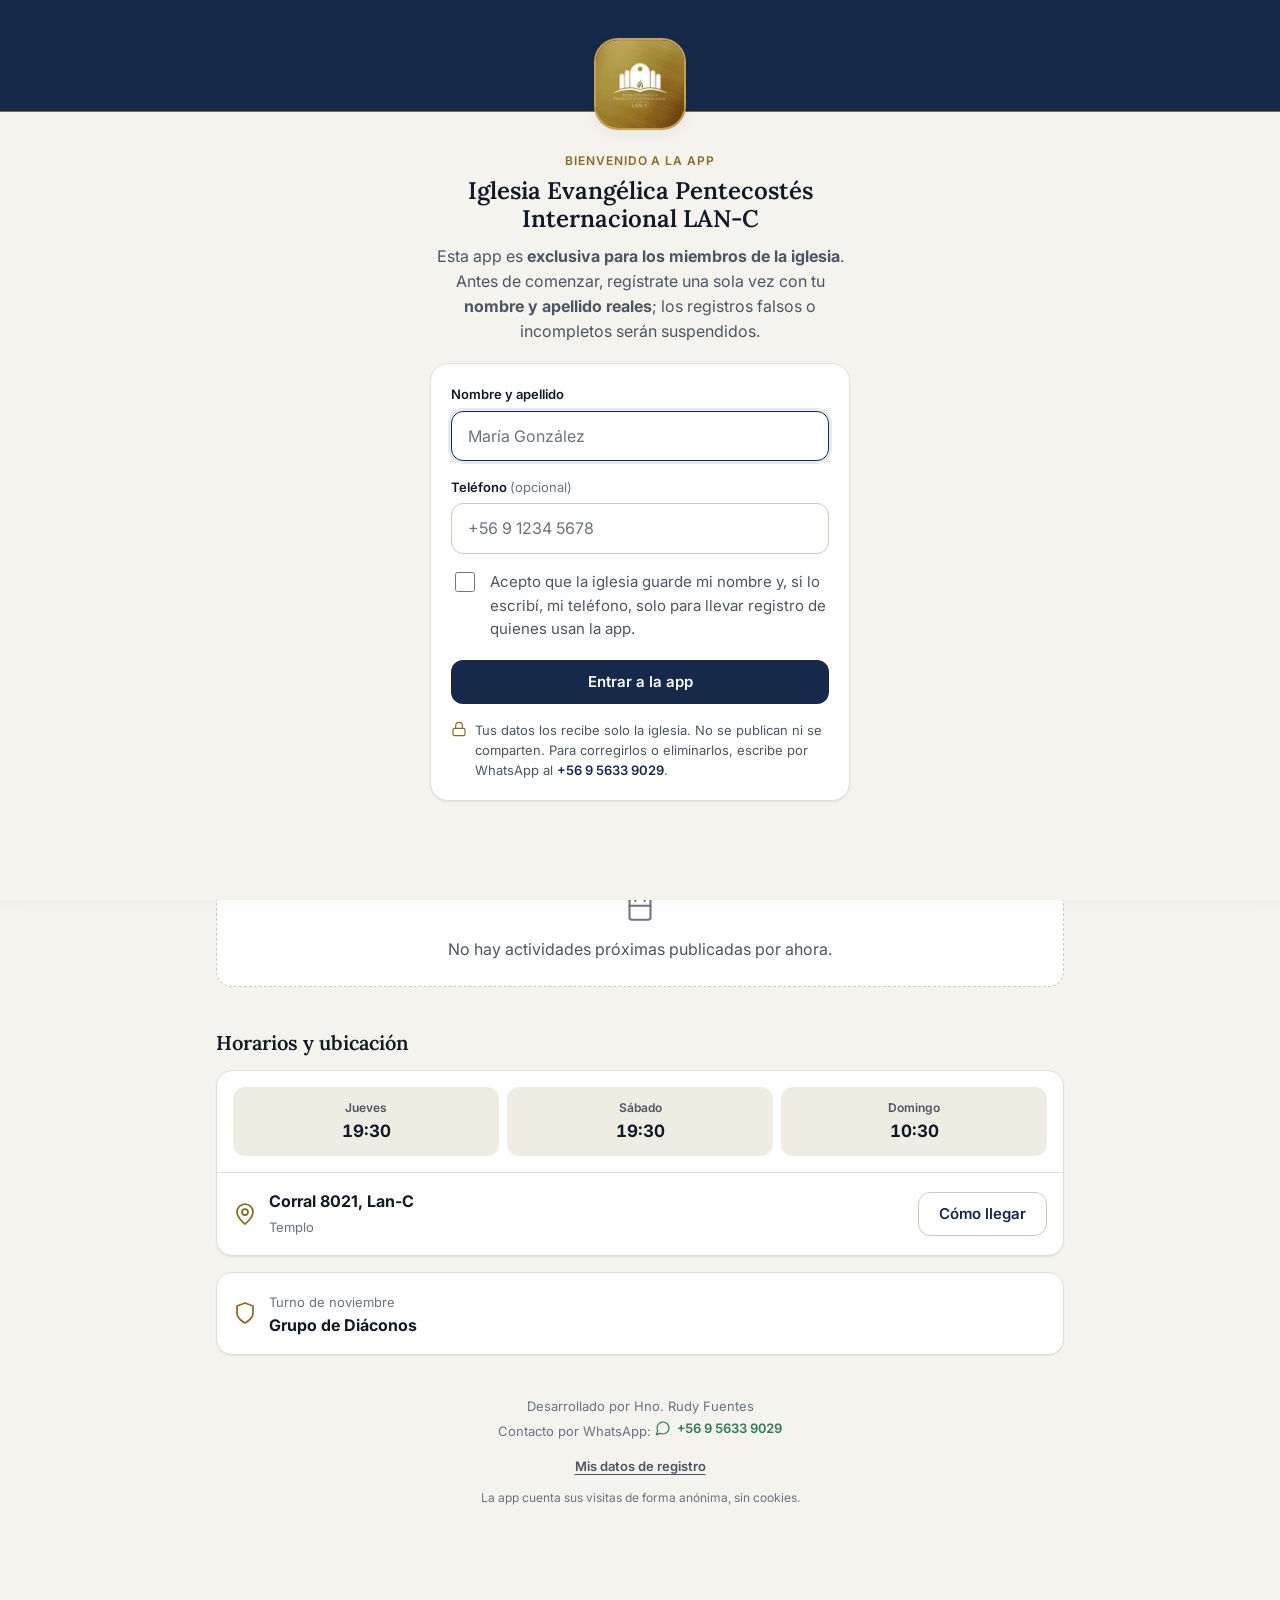
<file: index.html>
<!doctype html>
<html lang="es">
<head>
<meta charset="utf-8">
<meta name="viewport" content="width=device-width, initial-scale=1, viewport-fit=cover">
<meta name="theme-color" content="#17294B">
<meta name="description" content="Anuncios, horarios de culto, estudios bíblicos, oración, cancionero y fotos de la Iglesia Evangélica Pentecostés Internacional LAN-C.">
<title>IEPI LAN-C</title>
<script>/* Temporada de la Convención de Dorcas: tonos lila hasta el domingo 15 de noviembre de 2026 a las 15:00 (hora de Chile) */try{if(Date.now()<Date.parse("2026-11-15T15:00:00-03:00")&&!/[?&]color=normal/.test(location.search)){document.documentElement.dataset.temporada="dorcas";document.querySelector('meta[name="theme-color"]').content="#3D1F5C";}}catch(e){}</script>
<script>try{var t=localStorage.getItem("tema");if(t==="dark"||t==="light")document.documentElement.dataset.theme=t;var l=localStorage.getItem("letra");if(l==="grande"||l==="muy-grande")document.documentElement.dataset.letra=l;}catch(e){}</script>
<link rel="manifest" href="manifest.json">
<link rel="icon" href="icono-192.png">
<link rel="apple-touch-icon" href="icono-192.png">
<link rel="preconnect" href="https://fonts.googleapis.com">
<link rel="preconnect" href="https://fonts.gstatic.com" crossorigin>
<link rel="stylesheet" href="https://fonts.googleapis.com/css2?family=Inter:wght@400;500;600;700&family=Lora:ital,wght@0,500;0,600;1,500&display=swap" media="print" onload="this.media='all'">
<link rel="stylesheet" href="css/app.css?v=31">
</head>
<body>

<header class="barra">
  <div class="barra-in">
    <span class="barra-logo"><img src="img/logo.jpg" alt="Logo de la Iglesia Evangélica Pentecostés Internacional LAN-C" width="44" height="44"></span>
    <div class="barra-txt">
      <b>IEPI LAN-C</b>
      <small>Iglesia Evangélica Pentecostés Internacional</small>
    </div>
    <div class="barra-ajustes" role="group" aria-label="Ajustes de lectura">
      <button class="icon-btn tema-btn letra-btn" type="button" id="letraBtn" aria-haspopup="menu" aria-expanded="false" aria-label="Tamaño de letra: normal"><span aria-hidden="true">A<small>A</small></span></button>
      <span class="barra-sep" aria-hidden="true"></span>
      <button class="icon-btn tema-btn" type="button" id="temaBtn" aria-haspopup="menu" aria-expanded="false" aria-label="Apariencia: automática">
        <svg class="ic" viewBox="0 0 24 24" aria-hidden="true" id="temaIco"></svg>
      </button>
    </div>
  </div>
</header>
<div class="tema-menu letra-menu" id="letraMenu" role="menu" aria-label="Tamaño de letra" hidden>
  <p class="menu-tit" aria-hidden="true">Tamaño de letra</p>
  <button type="button" role="menuitemradio" data-letra="normal" aria-checked="true"><span class="muestra" style="font-size:15px">A</span>Normal<svg class="ic ic-sm marca" viewBox="0 0 24 24" aria-hidden="true"><path d="M20 6 9 17l-5-5"/></svg></button>
  <button type="button" role="menuitemradio" data-letra="grande" aria-checked="false"><span class="muestra" style="font-size:19px">A</span>Grande<svg class="ic ic-sm marca" viewBox="0 0 24 24" aria-hidden="true"><path d="M20 6 9 17l-5-5"/></svg></button>
  <button type="button" role="menuitemradio" data-letra="muy-grande" aria-checked="false"><span class="muestra" style="font-size:23px">A</span>Muy grande<svg class="ic ic-sm marca" viewBox="0 0 24 24" aria-hidden="true"><path d="M20 6 9 17l-5-5"/></svg></button>
</div>
<div class="tema-menu" id="temaMenu" role="menu" aria-label="Apariencia" hidden>
  <button type="button" role="menuitemradio" data-tema="auto" aria-checked="true"><svg class="ic" viewBox="0 0 24 24" aria-hidden="true"><rect x="2" y="4" width="20" height="14" rx="2"/><path d="M8 22h8M12 18v4"/></svg>Automático<svg class="ic ic-sm marca" viewBox="0 0 24 24" aria-hidden="true"><path d="M20 6 9 17l-5-5"/></svg></button>
  <button type="button" role="menuitemradio" data-tema="light" aria-checked="false"><svg class="ic" viewBox="0 0 24 24" aria-hidden="true"><circle cx="12" cy="12" r="4"/><path d="M12 2v2M12 20v2M4.93 4.93l1.41 1.41M17.66 17.66l1.41 1.41M2 12h2M20 12h2M6.34 17.66l-1.41 1.41M19.07 4.93l-1.41 1.41"/></svg>Claro<svg class="ic ic-sm marca" viewBox="0 0 24 24" aria-hidden="true"><path d="M20 6 9 17l-5-5"/></svg></button>
  <button type="button" role="menuitemradio" data-tema="dark" aria-checked="false"><svg class="ic" viewBox="0 0 24 24" aria-hidden="true"><path d="M12 3a6 6 0 0 0 9 9 9 9 0 1 1-9-9Z"/></svg>Oscuro<svg class="ic ic-sm marca" viewBox="0 0 24 24" aria-hidden="true"><path d="M20 6 9 17l-5-5"/></svg></button>
</div>

<main>
  <!-- INICIO -->
  <section id="inicio" data-panel aria-labelledby="saludo">
    <div class="saludo">
      <p class="kicker" id="hoyFecha">&nbsp;</p>
      <div class="saludo-fila"><h1 id="saludo">Bienvenido</h1><button class="clima" type="button" id="clima" hidden></button></div>
      <p class="lead">Que Dios te bendiga. Esto es lo que viene en nuestra iglesia.</p>
    </div>
    <div id="urgente"></div>
    <div id="vivoArriba"></div>
    <article class="hero" id="proximo" aria-live="polite">
      <div class="skel" style="height:14px;width:40%;opacity:.3"></div>
      <div class="skel" style="height:32px;width:70%;margin-top:12px;opacity:.3"></div>
      <div class="skel" style="height:20px;width:30%;margin-top:8px;opacity:.3"></div>
    </article>
    <div class="accesos" role="group" aria-label="Accesos rápidos">
      <button class="acceso acceso-agenda tarjeta" type="button" id="abrirAgenda">
        <span class="acceso-top">
          <span class="acceso-ic"><svg class="ic ic-lg" viewBox="0 0 24 24" aria-hidden="true"><rect x="3" y="4" width="18" height="18" rx="2"/><path d="M16 2v4M8 2v4M3 10h18"/><path d="M8 14h.01M12 14h.01M16 14h.01M8 18h.01M12 18h.01"/></svg></span>
          <span class="acceso-flecha" aria-hidden="true"><svg class="ic" viewBox="0 0 24 24"><path d="M7 17 17 7M8 7h9v9"/></svg></span>
        </span>
        <span class="acceso-txt"><b>Agenda congregacional</b><span class="muted" id="agendaResumen">Calendario de cultos y actividades</span></span>
      </button>

      <div class="acceso radio-tarjeta tarjeta" id="radioBox" hidden>
        <span class="acceso-top">
          <span class="acceso-ic"><svg class="ic ic-lg" viewBox="0 0 24 24" aria-hidden="true"><path d="M4.9 19.1a10 10 0 0 1 0-14.2M7.8 16.2a6 6 0 0 1 0-8.4M16.2 7.8a6 6 0 0 1 0 8.4M19.1 4.9a10 10 0 0 1 0 14.2"/><circle cx="12" cy="12" r="2"/></svg></span>
          <button class="radio-play" type="button" id="radioPlay" aria-label="Escuchar la radio"><svg class="ic" viewBox="0 0 24 24" aria-hidden="true" id="radioIco"></svg></button>
        </span>
        <span class="acceso-txt"><b>Radio en vivo</b><span class="muted" id="radioNombre"></span></span>
      </div>
      <a class="acceso acceso-chat tarjeta" id="chatAcceso" href="chat/" hidden>
        <span class="acceso-ic"><svg class="ic ic-lg" viewBox="0 0 24 24" aria-hidden="true"><path d="M7.9 20A9 9 0 1 0 4 16.1L2 22Z"/><path d="M8 12h.01M12 12h.01M16 12h.01"/></svg></span>
        <span class="acceso-txt"><b>Chat de la iglesia</b><span class="muted">Conversa con los hermanos: General, Oración y grupos</span></span>
        <span class="acceso-flecha" aria-hidden="true"><svg class="ic" viewBox="0 0 24 24"><path d="m9 18 6-6-6-6"/></svg></span>
      </a>
    </div>
    <div id="vivoAbajo"></div>
    <div class="tarjeta avisos-push" id="avisosBox" hidden>
      <span class="acceso-ic"><svg class="ic ic-lg" viewBox="0 0 24 24" aria-hidden="true"><path d="M6 8a6 6 0 0 1 12 0c0 7 3 9 3 9H3s3-2 3-9"/><path d="M10.3 21a1.94 1.94 0 0 0 3.4 0"/></svg></span>
      <div class="avisos-txt">
        <b>Recibe avisos de la iglesia</b>
        <span class="muted">Te llegará un aviso al celular con los cultos, actividades y anuncios importantes.</span>
        <div class="dos-btn"><button class="btn" type="button" id="avisosSi">Activar avisos</button><button class="btn btn-sec" type="button" id="avisosNo">Ahora no</button></div>
      </div>
    </div>

    <section class="bloque" id="destacadosBox" aria-labelledby="tDest">
      <div class="bloque-cab"><h2 id="tDest">Destacados</h2></div>
      <div class="destacados" id="destacados"><div class="skel" style="height:120px"></div></div>
    </section>

    <section class="bloque" id="semanaBox" hidden aria-labelledby="tSemana">
      <h2 id="tSemana">Cultos de esta semana</h2>
      <ul class="filas" id="semana"></ul>
    </section>

    <section class="bloque" aria-labelledby="tAgenda">
      <div class="bloque-cab"><h2 id="tAgenda">Próximas actividades</h2></div>
      <ul class="agenda" id="agenda"><li class="skel" style="height:72px"></li><li class="skel" style="height:72px"></li></ul>
    </section>

    <section class="bloque" aria-labelledby="tHorarios">
      <h2 id="tHorarios">Horarios y ubicación</h2>
      <div class="tarjeta">
        <div class="horarios" id="horarios"></div>
        <div class="ubicacion">
          <svg class="ic ic-lg" viewBox="0 0 24 24" aria-hidden="true"><path d="M20 10c0 6-8 12-8 12s-8-6-8-12a8 8 0 0 1 16 0Z"/><circle cx="12" cy="10" r="3"/></svg>
          <div><b id="direccion">Corral 8021, Lan-C</b><span class="muted">Templo</span></div>
          <a class="btn btn-sec" id="mapa" href="https://www.google.com/maps/search/?api=1&amp;query=Corral+8021+Lan-C" target="_blank" rel="noopener">Cómo llegar</a>
        </div>
      </div>
      <div class="diacono tarjeta" id="diacono" hidden>
        <svg class="ic ic-lg" viewBox="0 0 24 24" aria-hidden="true"><path d="M12 22s8-4 8-10V5l-8-3-8 3v7c0 6 8 10 8 10z"/></svg>
        <p><span class="muted" id="diaconoTit">Diácono de turno</span><br><b id="diaconoNom"></b></p>
      </div>
    </section>

    <footer class="credito">
      Desarrollado por Hno. Rudy Fuentes<br>
      Contacto por WhatsApp: <a class="wsp" href="https://wa.me/56956339029?text=Hola%2C%20le%20escribo%20desde%20la%20app%20IEPI%20LAN-C." target="_blank" rel="noopener"><svg class="ic ic-sm" viewBox="0 0 24 24" aria-hidden="true"><path d="M7.9 20A9 9 0 1 0 4 16.1L2 22Z"/></svg>+56 9 5633 9029</a><br>
      <button class="enlace" type="button" id="misDatos">Mis datos de registro</button><br>
      <button class="enlace" type="button" id="avisosEstado" hidden>Activar avisos en este teléfono</button><br id="avisosEstadoBr" hidden>
      <span class="mini">La app cuenta sus visitas de forma anónima, sin cookies.</span>
    </footer>
  </section>

  <!-- ESTUDIO -->
  <section id="estudio" data-panel hidden aria-labelledby="tEstudio">
    <header class="pagina">
      <h1 id="tEstudio">Estudio bíblico</h1>
      <p class="lead">Estudios de la congregación, series para comenzar y plan de lectura.</p>
    </header>
    <div class="estudios" id="estudiosLista"><div class="skel" style="aspect-ratio:16/9"></div></div>
    <section class="bloque" id="anterioresEstudiosBox" hidden aria-labelledby="tEstAnt">
      <h2 id="tEstAnt">Más estudios</h2>
      <div class="estudios" id="estudiosAnteriores"></div>
    </section>
    <section class="bloque" id="seriesBox" hidden aria-labelledby="tSeries">
      <h2 id="tSeries">Series de estudio</h2>
      <div id="series"></div>
    </section>
    <section class="bloque" id="planBox" hidden aria-labelledby="tPlan">
      <h2 id="tPlan">Plan de lectura</h2>
      <div class="tarjeta plan">
        <div class="bloque-cab"><b id="planTitulo"></b><span class="muted" id="planCuenta"></span></div>
        <p class="muted" style="margin-top:4px">Un capítulo por día. Tu avance se guarda en este teléfono.</p>
        <div class="progreso" aria-hidden="true"><span id="planBarra" style="width:0%"></span></div>
        <div class="dias" id="planDias"></div>
        <div class="plan-pie">
          <span class="muted" id="planMensaje" aria-live="polite"></span>
          <button class="btn btn-sec" type="button" id="planReiniciar">Reiniciar plan</button>
        </div>
      </div>
    </section>
  </section>

  <!-- ORACIÓN -->
  <section id="oracion" data-panel hidden aria-labelledby="tOracion">
    <header class="pagina">
      <h1 id="tOracion">Oración</h1>
      <p class="lead">«Orad unos por otros» (Santiago 5:16). Unámonos en oración durante la semana.</p>
    </header>
    <figure class="versiculo" id="versiculo">
      <p class="kicker">Versículo del día</p>
      <blockquote><div class="skel" style="height:60px;opacity:.25"></div></blockquote>
    </figure>
    <section class="bloque" aria-labelledby="tMotivos">
      <h2 id="tMotivos">Motivos de oración</h2>
      <div id="motivos"><div class="skel" style="height:140px"></div></div>
    </section>
    <section class="bloque" aria-labelledby="tPeticion">
      <div class="tarjeta peticion">
        <h2 id="tPeticion">Enviar una petición</h2>
        <p class="privacidad">
          <svg class="ic ic-sm" viewBox="0 0 24 24" aria-hidden="true"><rect x="3" y="11" width="18" height="11" rx="2"/><path d="M7 11V7a5 5 0 0 1 10 0v4"/></svg>
          <span>Tu petición se envía en privado por WhatsApp a la persona encargada. No se publica en la app ni se guarda en este teléfono.</span>
        </p>
        <form id="formPeticion" novalidate>
          <div class="campo">
            <label for="petNombre">Tu nombre <span>(opcional)</span></label>
            <input class="entrada" id="petNombre" type="text" autocomplete="name" placeholder="Hna. María">
          </div>
          <div class="campo">
            <label for="petTexto">Petición de oración</label>
            <textarea class="entrada" id="petTexto" rows="4" aria-describedby="petError" placeholder="Escribe aquí por qué quieres que oremos"></textarea>
            <p class="error" id="petError" hidden>Escribe tu petición antes de enviarla.</p>
          </div>
          <label class="check"><input type="checkbox" id="petConf"> <span>Es confidencial: pido que no se comparta con la congregación.</span></label>
          <button class="btn btn-bloque" type="submit" style="margin-top:20px">
            <svg class="ic" viewBox="0 0 24 24" aria-hidden="true"><path d="m22 2-7 20-4-9-9-4Z"/><path d="M22 2 11 13"/></svg>
            Enviar por WhatsApp
          </button>
          <p class="confirmacion" id="petOk" hidden role="status">
            <svg class="ic" viewBox="0 0 24 24" aria-hidden="true"><path d="M20 6 9 17l-5-5"/></svg>
            <span>Abrimos WhatsApp con tu mensaje. Para completar la petición, toca <b>Enviar</b> en WhatsApp.</span>
          </p>
        </form>
      </div>
    </section>
  </section>

  <!-- CANCIONERO -->
  <section id="cancionero" data-panel hidden aria-labelledby="tCancionero">
    <header class="pagina">
      <h1 id="tCancionero">Cancionero</h1>
      <p class="lead">Himnario y alabanzas de la congregación. Busca por título, número o una frase del canto.</p>
    </header>
    <div class="buscador">
      <div class="campo-busqueda">
        <svg class="ic" viewBox="0 0 24 24" aria-hidden="true"><circle cx="11" cy="11" r="8"/><path d="m21 21-4.3-4.3"/></svg>
        <label class="sr-only" for="buscar">Buscar canto por título, número o verso</label>
        <input class="entrada" id="buscar" type="search" placeholder="Buscar por título, número o verso" autocomplete="off" enterkeyhint="search">
      </div>
      <div class="filtros" role="group" aria-label="Filtrar cantos por sección">
        <button class="filtro" type="button" data-filtro="todos" aria-pressed="true">Todos</button>
        <button class="filtro" type="button" data-filtro="favoritos" aria-pressed="false">
          <svg class="ic ic-sm" viewBox="0 0 24 24" aria-hidden="true"><polygon points="12 2 15.09 8.26 22 9.27 17 14.14 18.18 21.02 12 17.77 5.82 21.02 7 14.14 2 9.27 8.91 8.26 12 2"/></svg>
          Favoritos
        </button>
      </div>
    </div>
    <p class="muted" id="himnosInfo" aria-live="polite" style="margin:4px 0 12px"></p>
    <ul class="himnos tarjeta" id="himnos"><li class="skel" style="height:64px;margin:8px"></li></ul>
  </section>

  <!-- FOTOS -->
  <section id="fotos" data-panel hidden aria-labelledby="tFotos">
    <header class="pagina">
      <h1 id="tFotos">Fotos</h1>
      <p class="lead">Álbumes de las actividades de la iglesia.</p>
    </header>
    <div class="albumes" id="albumes"><div class="skel" style="aspect-ratio:16/10"></div></div>
  </section>
</main>

<div class="radio-mini" id="radioMini" hidden role="region" aria-label="Reproductor de radio">
  <span class="radio-vivo" aria-hidden="true"></span>
  <span class="radio-mini-txt"><b id="radioMiniNombre"></b><small id="radioEstado" aria-live="polite">En vivo</small></span>
  <button class="radio-play" type="button" id="radioMiniPlay" aria-label="Pausar la radio"><svg class="ic" viewBox="0 0 24 24" aria-hidden="true" id="radioMiniIco"></svg></button>
  <button class="icon-btn radio-cerrar" type="button" id="radioCerrar" aria-label="Cerrar la radio"><svg class="ic" viewBox="0 0 24 24" aria-hidden="true"><path d="M18 6 6 18M6 6l12 12"/></svg></button>
</div>
<nav class="nav" aria-label="Secciones">
  <div class="nav-in" role="tablist">
    <button role="tab" type="button" data-tab="inicio" aria-selected="true" aria-controls="inicio">
      <span class="nav-ico"><svg class="ic ic-lg" viewBox="0 0 24 24" aria-hidden="true"><path d="M3 10.5 12 3l9 7.5"/><path d="M5 9.5V21h14V9.5"/><path d="M10 21v-6h4v6"/></svg></span>Inicio
    </button>
    <button role="tab" type="button" data-tab="estudio" aria-selected="false" aria-controls="estudio">
      <span class="nav-ico"><svg class="ic ic-lg" viewBox="0 0 24 24" aria-hidden="true"><path d="M2 4h6a4 4 0 0 1 4 4v13a3 3 0 0 0-3-3H2z"/><path d="M22 4h-6a4 4 0 0 0-4 4v13a3 3 0 0 1 3-3h7z"/></svg></span>Estudio
    </button>
    <button role="tab" type="button" data-tab="oracion" aria-selected="false" aria-controls="oracion">
      <span class="nav-ico"><svg class="ic ic-lg" viewBox="0 0 24 24" aria-hidden="true"><path d="M19 14c1.49-1.46 3-3.21 3-5.5A5.5 5.5 0 0 0 16.5 3c-1.76 0-3 .5-4.5 2-1.5-1.5-2.74-2-4.5-2A5.5 5.5 0 0 0 2 8.5c0 2.3 1.5 4.05 3 5.5l7 7Z"/></svg></span>Oración
    </button>
    <button role="tab" type="button" data-tab="cancionero" aria-selected="false" aria-controls="cancionero">
      <span class="nav-ico"><svg class="ic ic-lg" viewBox="0 0 24 24" aria-hidden="true"><path d="M9 18V5l12-2v13"/><circle cx="6" cy="18" r="3"/><circle cx="18" cy="16" r="3"/></svg></span><span class="nav-txt-largo">Cancionero</span><span class="nav-txt-corto">Himnos</span>
    </button>
    <button role="tab" type="button" data-tab="fotos" aria-selected="false" aria-controls="fotos">
      <span class="nav-ico"><svg class="ic ic-lg" viewBox="0 0 24 24" aria-hidden="true"><rect x="3" y="3" width="18" height="18" rx="2"/><circle cx="9" cy="9" r="2"/><path d="m21 15-3.09-3.09a2 2 0 0 0-2.82 0L6 21"/></svg></span>Fotos
    </button>
  </div>
</nav>

<!-- Vista de detalle (estudio, himno, álbum) -->
<div class="hoja" id="hoja" hidden role="dialog" aria-modal="true" aria-labelledby="hojaTitulo">
  <header class="hoja-cab">
    <div class="hoja-cab-in">
      <button class="icon-btn" type="button" data-cerrar aria-label="Volver">
        <svg class="ic ic-lg" viewBox="0 0 24 24" aria-hidden="true"><path d="m15 18-6-6 6-6"/></svg>
      </button>
      <h2 id="hojaTitulo"></h2>
      <div id="hojaAcciones"></div>
    </div>
  </header>
  <div class="hoja-cuerpo"><div class="hoja-cuerpo-in" id="hojaCuerpo"></div></div>
</div>

<!-- Agenda congregacional -->
<div class="hoja" id="agendaHoja" hidden role="dialog" aria-modal="true" aria-labelledby="agTitulo">
  <header class="hoja-cab">
    <div class="hoja-cab-in">
      <button class="icon-btn" type="button" data-cerrar aria-label="Volver">
        <svg class="ic ic-lg" viewBox="0 0 24 24" aria-hidden="true"><path d="m15 18-6-6 6-6"/></svg>
      </button>
      <h2 id="agTitulo">Agenda congregacional</h2>
      <button class="icon-btn" type="button" id="agSuscribir" aria-label="Suscribirse al calendario">
        <svg class="ic ic-lg" viewBox="0 0 24 24" aria-hidden="true"><path d="M6 8a6 6 0 0 1 12 0c0 7 3 9 3 9H3s3-2 3-9"/><path d="M10.3 21a1.94 1.94 0 0 0 3.4 0"/></svg>
      </button>
    </div>
    <div class="hoja-cab-in ag-controles">
      <div class="segmentos" role="tablist" aria-label="Vista de la agenda">
        <button type="button" role="tab" data-vista="mes" aria-selected="false">Mes</button>
        <button type="button" role="tab" data-vista="semana" aria-selected="false">Semana</button>
        <button type="button" role="tab" data-vista="lista" aria-selected="true">Agenda</button>
        <button type="button" role="tab" data-vista="mia" aria-selected="false">Guardadas</button>
      </div>
    </div>
    <div class="hoja-cab-in"><div class="cat-filtros" id="agFiltros" role="group" aria-label="Filtrar por categoría"></div></div>
  </header>
  <div class="hoja-cuerpo"><div class="hoja-cuerpo-in" id="agCuerpo"></div></div>
</div>

<!-- Ficha de actividad -->
<div class="hoja" id="ficha" hidden role="dialog" aria-modal="true" aria-labelledby="fichaTitulo">
  <header class="hoja-cab">
    <div class="hoja-cab-in">
      <button class="icon-btn" type="button" data-cerrar aria-label="Volver">
        <svg class="ic ic-lg" viewBox="0 0 24 24" aria-hidden="true"><path d="m15 18-6-6 6-6"/></svg>
      </button>
      <h2 id="fichaTitulo">Actividad</h2>
      <button class="icon-btn" type="button" id="fichaCompartir" aria-label="Compartir actividad">
        <svg class="ic ic-lg" viewBox="0 0 24 24" aria-hidden="true"><circle cx="18" cy="5" r="3"/><circle cx="6" cy="12" r="3"/><circle cx="18" cy="19" r="3"/><path d="m8.6 13.5 6.8 4M15.4 6.5l-6.8 4"/></svg>
      </button>
    </div>
  </header>
  <div class="hoja-cuerpo"><div class="hoja-cuerpo-in" id="fichaCuerpo"></div></div>
</div>

<!-- Registro de bienvenida (obligatorio, una vez por teléfono) -->
<div class="registro" id="registro" hidden role="dialog" aria-modal="true" aria-labelledby="regTitulo">
  <div class="registro-in">
    <img class="registro-logo" src="img/logo.jpg" alt="Logo de la Iglesia Evangélica Pentecostés Internacional LAN-C" width="88" height="88">
    <p class="kicker">Bienvenido a la app</p>
    <h1 id="regTitulo">Iglesia Evangélica Pentecostés Internacional LAN-C</h1>
    <p class="lead">Esta app es <b>exclusiva para los miembros de la iglesia</b>. Antes de comenzar, regístrate una sola vez con tu <b>nombre y apellido reales</b>; los registros falsos o incompletos serán suspendidos.</p>
    <p class="codigo-reg" id="regCodigo" hidden></p>
    <form id="formRegistro" novalidate>
      <div class="campo">
        <label for="regNombre">Nombre y apellido</label>
        <input class="entrada" id="regNombre" type="text" autocomplete="name" autocapitalize="words" placeholder="María González" aria-describedby="regNombreErr" required>
        <p class="error" id="regNombreErr" hidden>Escribe tu nombre y apellido.</p>
      </div>
      <div class="campo">
        <label for="regTel">Teléfono <span>(opcional)</span></label>
        <input class="entrada" id="regTel" type="tel" autocomplete="tel" inputmode="tel" placeholder="+56 9 1234 5678" aria-describedby="regTelErr">
        <p class="error" id="regTelErr" hidden>Revisa el número: debe tener entre 8 y 12 dígitos.</p>
      </div>
      <label class="check"><input type="checkbox" id="regAcepto" aria-describedby="regAceptoErr"> <span>Acepto que la iglesia guarde mi nombre y, si lo escribí, mi teléfono, solo para llevar registro de quienes usan la app.</span></label>
      <p class="error" id="regAceptoErr" hidden>Para continuar, marca la casilla de aceptación.</p>
      <p class="error" id="regEnvioErr" hidden role="alert"></p>
      <button class="btn btn-bloque" type="submit" id="regBtn" style="margin-top:20px">Entrar a la app</button>
      <button class="btn btn-sec btn-bloque" type="button" id="regCancelar" hidden style="margin-top:10px">Cancelar</button>
      <p class="privacidad registro-priv">
        <svg class="ic ic-sm" viewBox="0 0 24 24" aria-hidden="true"><rect x="3" y="11" width="18" height="11" rx="2"/><path d="M7 11V7a5 5 0 0 1 10 0v4"/></svg>
        <span>Tus datos los recibe solo la iglesia. No se publican ni se comparten. Para corregirlos o eliminarlos, escribe por WhatsApp al <a href="https://wa.me/56956339029?text=Hola%2C%20quiero%20corregir%20o%20eliminar%20mis%20datos%20de%20registro%20de%20la%20app%20IEPI%20LAN-C." target="_blank" rel="noopener">+56 9 5633 9029</a>.</span>
      </p>
    </form>
  </div>
</div>

<!-- Acceso suspendido -->
<div class="registro" id="suspendido" hidden role="alertdialog" aria-modal="true" aria-labelledby="susTitulo" aria-describedby="susTexto">
  <div class="registro-in">
    <img class="registro-logo" src="img/logo.jpg" alt="Logo de la Iglesia Evangélica Pentecostés Internacional LAN-C" width="88" height="88">
    <h1 id="susTitulo" style="margin-top:32px">Acceso suspendido</h1>
    <div class="suspendido-caja">
      <p id="susTexto">Esta app es <b>exclusiva para los miembros de la Iglesia Evangélica Pentecostés Internacional LAN-C</b>. Tu acceso fue suspendido porque no pudimos verificar tu registro.</p>
      <p>Si crees que se trata de un error o quieres actualizar tus datos, comunícate con la iglesia:</p>
      <a class="sus-tel wsp" id="susWsp" href="https://wa.me/56956339029?text=Hola%2C%20mi%20acceso%20a%20la%20app%20IEPI%20LAN-C%20est%C3%A1%20suspendido." target="_blank" rel="noopener"><svg class="ic " viewBox="0 0 24 24" aria-hidden="true"><path d="M7.9 20A9 9 0 1 0 4 16.1L2 22Z"/></svg>Escribir por WhatsApp</a>
      <span class="muted sus-num">+56 9 5633 9029</span>
      <p class="muted" id="susCodigo"></p>
      <p class="confirmacion" id="susEnviado" hidden role="status"><svg class="ic" viewBox="0 0 24 24" aria-hidden="true"><path d="M20 6 9 17l-5-5"/></svg><span>Enviamos tus datos corregidos. La iglesia revisará tu registro.</span></p>
      <button class="btn btn-bloque" type="button" id="susCorregir" style="margin-top:20px">Corregir mis datos</button>
    </div>
  </div>
</div>

<!-- Visor de imágenes -->
<div class="visor" id="visor" hidden role="dialog" aria-modal="true" aria-label="Imagen ampliada">
  <div class="visor-cab">
    <p id="visorTxt"></p>
    <span class="contador" id="visorCont"></span>
    <button class="icon-btn" type="button" data-cerrar aria-label="Cerrar">
      <svg class="ic ic-lg" viewBox="0 0 24 24" aria-hidden="true"><path d="M18 6 6 18M6 6l12 12"/></svg>
    </button>
  </div>
  <div class="visor-img" id="visorZona"><img id="visorImg" alt=""><video id="visorVideo" controls playsinline preload="none" hidden></video></div>
  <div class="visor-pie">
    <button class="icon-btn" type="button" id="visorPrev" aria-label="Anterior"><svg class="ic ic-lg" viewBox="0 0 24 24" aria-hidden="true"><path d="m15 18-6-6 6-6"/></svg></button>
    <button class="icon-btn" type="button" id="visorNext" aria-label="Siguiente"><svg class="ic ic-lg" viewBox="0 0 24 24" aria-hidden="true"><path d="m9 18 6-6-6-6"/></svg></button>
  </div>
</div>

<div class="aviso" id="aviso" role="status" aria-live="polite"></div>

<script data-goatcounter="https://iepilanc.goatcounter.com/count" async src="https://gc.zgo.at/count.js"></script>
<script src="js/datos.js?v=31"></script>
<script src="js/agenda-datos.js?v=31"></script>
<script src="js/app.js?v=31"></script>
<script src="js/agenda.js?v=31"></script>
<script src="js/registro.js?v=31"></script>
<script src="https://cdn.onesignal.com/sdks/web/v16/OneSignalSDK.page.js" defer></script>
<script src="js/avisos.js?v=31"></script>
<script src="js/radio.js?v=31"></script>
<script src="js/vivo.js?v=32"></script>
<script src="js/clima.js?v=31"></script>
<script src="js/chat-acceso.js?v=31"></script>
<script>
if ('serviceWorker' in navigator) { window.addEventListener('load', function () { navigator.serviceWorker.register('sw.js'); }); }
</script>
</body>
</html>
</file>
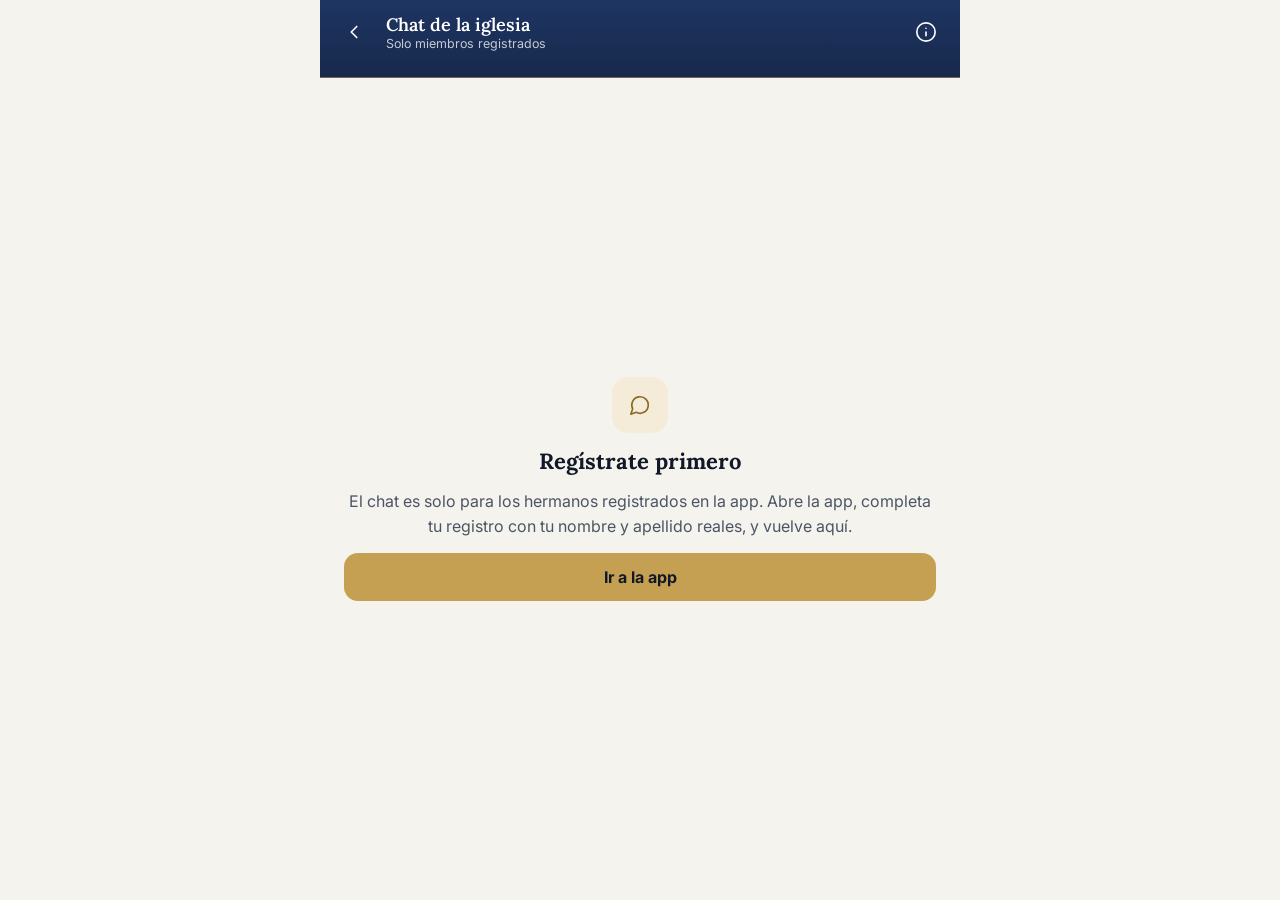
<file: chat/index.html>
<!doctype html>
<html lang="es">
<head>
<meta charset="utf-8">
<meta name="viewport" content="width=device-width, initial-scale=1, viewport-fit=cover, interactive-widget=resizes-content">
<meta name="robots" content="noindex">
<title>Chat de la iglesia · IEPI LAN-C</title>
<meta name="theme-color" content="#17294B">
<script>try{if(Date.now()<Date.parse("2026-11-15T15:00:00-03:00")){document.documentElement.dataset.temporada="dorcas";document.querySelector('meta[name="theme-color"]').content="#3D1F5C";}}catch(e){}</script>
<link rel="icon" href="../icono-192.png">
<link rel="preconnect" href="https://fonts.gstatic.com" crossorigin>
<link rel="stylesheet" href="https://fonts.googleapis.com/css2?family=Inter:wght@400;500;600;700&family=Lora:wght@600&display=swap" media="print" onload="this.media='all'">
<style>
  :root { --marino:#17294B; --marino-alto:#1E3563; --grafito:#111827; --dorado:#C5A052; --dorado-claro:#E4CB8E; --dorado-texto:#8A6A24; --dorado-suave:#F4ECD9; --fondo:#F5F3EE; --sup:#FFFFFF; --sup2:#EFECE4; --texto:#111827; --texto2:#4B5563; --texto3:#6B7280; --borde:#E3DFD5; --error:#B42318; }
  @media (prefers-color-scheme: dark) { :root { --fondo:#0B1220; --sup:#121C31; --sup2:#18243D; --texto:#EEF1F6; --texto2:#C3CAD6; --texto3:#98A2B3; --borde:#26344F; --dorado-texto:#D7B76C; --dorado-suave:#2B2618; } }
  * { box-sizing: border-box; }
  html, body { margin: 0; height: 100%; background: var(--fondo); color: var(--texto); font-family: Inter, system-ui, sans-serif; -webkit-text-size-adjust: 100%; }
  [hidden] { display: none !important; }
  button, input, textarea { font: inherit; color: inherit; }
  .ic { width: 22px; height: 22px; fill: none; stroke: currentColor; stroke-width: 1.8; stroke-linecap: round; stroke-linejoin: round; flex: none; }
  .app { position: fixed; top: 0; right: 0; bottom: 0; left: 0; display: flex; flex-direction: column; max-width: 640px; margin: 0 auto; overflow: hidden; }

  .cab { flex: none; background: linear-gradient(180deg, var(--marino-alto), var(--marino)); color: #fff; padding: calc(env(safe-area-inset-top,0px) + 10px) 12px 0; box-shadow: inset 0 -1px 0 rgba(197,160,82,.55); }
  .cab-fila { display: flex; align-items: center; gap: 10px; }
  .volver { width: 44px; height: 44px; border: 0; border-radius: 50%; background: transparent; color: #fff; display: grid; place-items: center; }
  .cab-txt { flex: 1; min-width: 0; }
  .cab-txt b { display: block; font-family: Lora, Georgia, serif; font-size: 1.125rem; font-weight: 600; }
  .cab-txt small { display: flex; align-items: center; gap: 6px; font-size: .78rem; color: rgba(255,255,255,.75); }
  .punto { width: 8px; height: 8px; border-radius: 50%; background: #4ADE80; }
  .canales { display: flex; gap: 8px; overflow-x: auto; padding: 12px 4px 12px; scrollbar-width: none; }
  .canales::-webkit-scrollbar { display: none; }
  .canal { flex: none; min-height: 36px; padding: 0 14px; border-radius: 999px; border: 1px solid rgba(255,255,255,.22); background: rgba(255,255,255,.06); color: #fff; font-size: .875rem; font-weight: 600; display: inline-flex; align-items: center; gap: 6px; }
  .canal[aria-pressed="true"] { background: var(--dorado); color: var(--grafito); border-color: var(--dorado); }
  .canal .n { min-width: 18px; height: 18px; padding: 0 5px; border-radius: 9px; background: #E5484D; color: #fff; font-size: .7rem; display: inline-grid; place-items: center; }

  .prueba-x { flex: none; margin: 10px 12px 0; padding: 8px 12px; border-radius: 12px; background: var(--dorado-suave); color: var(--dorado-texto); font-size: .8rem; font-weight: 600; text-align: center; }
  .fijado { flex: none; margin: 10px 12px 0; padding: 10px 12px; border-radius: 14px; background: var(--sup); border: 1px solid rgba(197,160,82,.45); display: flex; gap: 10px; align-items: flex-start; font-size: .875rem; }
  .fijado .ic { color: var(--dorado-texto); width: 18px; height: 18px; margin-top: 1px; }
  .fijado b { display: block; font-size: .75rem; letter-spacing: .06em; text-transform: uppercase; color: var(--dorado-texto); }

  .mensajes { flex: 1 1 auto; min-height: 0; overflow-y: auto; padding: 12px 12px 8px; display: flex; flex-direction: column; gap: 4px; overscroll-behavior: contain; }
  .dia { align-self: center; margin: 10px 0 6px; padding: 4px 12px; border-radius: 999px; background: var(--sup2); color: var(--texto2); font-size: .75rem; font-weight: 600; }
  .msg { max-width: 82%; display: flex; gap: 8px; align-items: flex-end; }
  .msg + .msg.mismo { margin-top: -1px; }
  .av { flex: none; width: 32px; height: 32px; border-radius: 50%; display: grid; place-items: center; font-size: .75rem; font-weight: 700; color: #fff; }
  .msg.mismo .av { visibility: hidden; }
  .burbuja { padding: 8px 12px 6px; border-radius: 18px 18px 18px 6px; background: var(--sup); border: 1px solid var(--borde); line-height: 1.45; font-size: .9375rem; overflow-wrap: anywhere; position: relative; }
  .autor { display: block; font-size: .78rem; font-weight: 700; margin-bottom: 2px; }
  .msg.mismo .autor { display: none; }
  .rol { margin-left: 6px; padding: 1px 6px; border-radius: 6px; background: var(--dorado-suave); color: var(--dorado-texto); font-size: .66rem; font-weight: 700; letter-spacing: .04em; text-transform: uppercase; vertical-align: 1px; }
  .hora { display: block; text-align: right; font-size: .68rem; color: var(--texto3); margin-top: 2px; font-variant-numeric: tabular-nums; }
  .mio { align-self: flex-end; flex-direction: row-reverse; }
  .mio .av { display: none; }
  .mio .burbuja { background: var(--marino); color: #fff; border-color: var(--marino); border-radius: 18px 18px 6px 18px; }
  .mio .hora { color: rgba(255,255,255,.65); }
  .mio .autor { display: none; }
  .reacc { position: absolute; bottom: -12px; right: 10px; padding: 1px 6px; border-radius: 999px; background: var(--sup); border: 1px solid var(--borde); font-size: .75rem; color: var(--texto2); }
  .msg.con-reacc { margin-bottom: 12px; }
  .borrado .burbuja { font-style: italic; color: var(--texto3); background: transparent; }

  .redactar { flex: none; display: flex; align-items: flex-end; gap: 8px; padding: 8px 10px calc(env(safe-area-inset-bottom,0px) + 10px); background: var(--sup); border-top: 1px solid var(--borde); }
  .redactar textarea { flex: 1; min-height: 44px; max-height: 120px; resize: none; padding: 11px 14px; border-radius: 22px; border: 1px solid var(--borde); background: var(--fondo); font-size: 1rem; line-height: 1.35; }
  .redactar textarea:focus { outline: 2px solid var(--dorado); outline-offset: 0; }
  .enviar { flex: none; width: 46px; height: 46px; border-radius: 50%; border: 0; background: var(--dorado); color: var(--grafito); display: grid; place-items: center; }
  .enviar:disabled { opacity: .45; }

  .menu { position: fixed; inset: 0; z-index: 30; background: rgba(11,18,32,.45); display: flex; align-items: flex-end; justify-content: center; }
  .menu-in { width: 100%; max-width: 640px; background: var(--sup); border-radius: 20px 20px 0 0; padding: 10px 12px calc(env(safe-area-inset-bottom,0px) + 14px); }
  .menu-in p { margin: 6px 8px 10px; color: var(--texto2); font-size: .85rem; }
  .menu-in button { width: 100%; min-height: 50px; display: flex; align-items: center; gap: 12px; padding: 0 12px; border: 0; background: none; border-radius: 12px; text-align: left; font-size: 1rem; }
  .menu-in button:active { background: var(--sup2); }
  .menu-in .peligro { color: var(--error); }
  .reacciones { display: flex; justify-content: space-around; padding: 4px 0 8px; }
  .reacciones button { width: 52px; height: 52px; justify-content: center; font-size: 1.6rem; padding: 0; }

  .estado { flex: 1 1 auto; min-height: 0; overflow-y: auto; display: grid; place-content: center; text-align: center; gap: 14px; padding: 32px 24px; color: var(--texto2); }
  .estado h2 { margin: 0; font-family: Lora, Georgia, serif; font-size: 1.375rem; color: var(--texto); }
  .estado p { margin: 0; line-height: 1.55; }
  .estado .ic-grande { width: 56px; height: 56px; margin: 0 auto; border-radius: 16px; display: grid; place-items: center; background: var(--dorado-suave); color: var(--dorado-texto); }
  .btn { display: inline-flex; align-items: center; justify-content: center; gap: 8px; min-height: 48px; padding: 0 20px; border-radius: 14px; border: 0; background: var(--dorado); color: var(--grafito); font-weight: 700; font-size: 1rem; text-decoration: none; cursor: pointer; }
  .btn-sec { background: transparent; color: var(--texto); border: 1px solid var(--borde); }
  .btn-peq { min-height: 38px; padding: 0 14px; font-size: .875rem; border-radius: 10px; }
  .cab-btn { width: 44px; height: 44px; border: 0; border-radius: 50%; background: transparent; color: #fff; display: grid; place-items: center; position: relative; }
  .cab-btn .n { position: absolute; top: 6px; right: 6px; min-width: 16px; height: 16px; padding: 0 4px; border-radius: 8px; background: #E5484D; color: #fff; font-size: .65rem; font-weight: 700; display: grid; place-items: center; }
  .canal .candado { width: 14px; height: 14px; }
  .resp { display: block; margin: 2px 0 4px; padding: 4px 8px; border-left: 3px solid var(--dorado); border-radius: 6px; background: rgba(197,160,82,.12); font-size: .8rem; color: var(--texto2); }
  .mio .resp { color: rgba(255,255,255,.8); background: rgba(255,255,255,.1); }
  .resp b { display: block; font-size: .72rem; }
  .respondiendo { flex: none; display: flex; align-items: center; gap: 8px; padding: 8px 12px; background: var(--sup); border-top: 1px solid var(--borde); font-size: .85rem; color: var(--texto2); }
  .respondiendo span { flex: 1; min-width: 0; overflow: hidden; text-overflow: ellipsis; white-space: nowrap; }
  .respondiendo button { width: 36px; height: 36px; border: 0; background: none; border-radius: 50%; display: grid; place-items: center; color: var(--texto2); }
  .reaccs { display: flex; gap: 4px; flex-wrap: wrap; margin-top: 4px; }
  .reacc2 { padding: 1px 7px; border-radius: 999px; background: var(--sup2); border: 1px solid var(--borde); font-size: .78rem; color: var(--texto2); }
  .mio .reacc2 { background: rgba(255,255,255,.12); border-color: rgba(255,255,255,.2); color: #fff; }
  .reacc2.mia { border-color: var(--dorado); }
  .hoja-lista { max-height: 70vh; overflow-y: auto; }
  .hoja-lista h3 { margin: 14px 8px 6px; font-size: .78rem; letter-spacing: .06em; text-transform: uppercase; color: var(--texto3); }
  .item { display: flex; align-items: center; gap: 10px; padding: 10px 8px; border-bottom: 1px solid var(--borde); }
  .item-txt { flex: 1; min-width: 0; font-size: .9rem; }
  .item-txt b { display: block; }
  .item-txt small { color: var(--texto3); }
  .vacio { padding: 10px 8px; color: var(--texto3); font-size: .9rem; }
  .ident { display: flex; align-items: center; gap: 8px; margin: 6px 8px; padding: 10px 12px; border-radius: 12px; background: var(--sup2); font-family: ui-monospace, monospace; font-size: .85rem; overflow-wrap: anywhere; }
  .toast { position: fixed; left: 12px; right: 12px; bottom: 96px; z-index: 40; margin: 0 auto; max-width: 480px; padding: 10px 14px; border-radius: 12px; background: var(--grafito); color: #fff; font-size: .9rem; text-align: center; box-shadow: 0 6px 20px rgba(0,0,0,.25); }
  .cargar-mas { align-self: center; margin: 4px 0 8px; }
  .menu-in .item .btn { width: auto; flex: none; min-height: 40px; padding: 0 14px; justify-content: center; font-size: .875rem; border-radius: 10px; }
  .menu-in .item .btn-sec { border: 1px solid var(--borde); }
  .menu-in .item .btn:not(.btn-sec) { background: var(--dorado); color: var(--grafito); }
  .menu-in .hoja-tit { margin: 8px 8px 4px; font-family: Lora, Georgia, serif; font-size: 1.125rem; font-weight: 600; color: var(--texto); }
  @media (max-height: 700px) { .fijado { font-size: .8rem; padding: 8px 10px; } .canales { padding: 8px 4px; } }
:root[data-temporada="dorcas"] { --marino:#3D1F5C; --marino-alto:#57307E; --fondo:#F6F2F9; --sup2:#EFE8F4; --borde:#E4DAEC; }
  @media (prefers-color-scheme: dark) { :root[data-temporada="dorcas"] { --fondo:#120A1C; --sup:#1C1229; --sup2:#251836; --borde:#33244A; } }
</style>
</head>
<body>
<div class="app">
  <header class="cab">
    <div class="cab-fila">
      <a class="volver" href="../" aria-label="Volver a la app"><svg class="ic" viewBox="0 0 24 24"><path d="m15 18-6-6 6-6"/></svg></a>
      <div class="cab-txt"><b>Chat de la iglesia</b><small id="cabSub">Solo miembros registrados</small></div>
      <button class="cab-btn" type="button" id="btnAdmin" hidden aria-label="Administrar"><svg class="ic" viewBox="0 0 24 24"><path d="M12 22s8-4 8-10V5l-8-3-8 3v7c0 6 8 10 8 10z"/></svg><span class="n" id="nAdmin" hidden></span></button>
      <button class="cab-btn" type="button" id="btnInfo" aria-label="Información del chat"><svg class="ic" viewBox="0 0 24 24"><circle cx="12" cy="12" r="10"/><path d="M12 16v-4M12 8h.01"/></svg></button>
    </div>
    <div class="canales" role="group" aria-label="Grupos" id="canales"></div>
  </header>
  <div class="estado" id="estado" hidden><p>Conectando…</p></div>
  <div class="fijado" id="fijado" hidden></div>
  <div class="mensajes" id="mensajes" aria-live="polite" hidden></div>
  <div class="respondiendo" id="respondiendo" hidden><svg class="ic" viewBox="0 0 24 24"><path d="m9 17-5-5 5-5"/><path d="M20 18v-2a4 4 0 0 0-4-4H4"/></svg><span id="respTxt"></span><button type="button" id="respCancelar" aria-label="Cancelar respuesta"><svg class="ic" viewBox="0 0 24 24"><path d="M18 6 6 18M6 6l12 12"/></svg></button></div>
  <form class="redactar" id="form">
    <textarea id="texto" rows="1" placeholder="Escribe un mensaje…" aria-label="Mensaje" maxlength="500"></textarea>
    <button class="enviar" type="submit" id="enviar" aria-label="Enviar" disabled><svg class="ic" viewBox="0 0 24 24"><path d="M22 2 11 13M22 2l-7 20-4-9-9-4Z"/></svg></button>
  </form>
</div>
<div class="menu" id="hoja" hidden><div class="menu-in" role="dialog" aria-modal="true" id="hojaIn"></div></div>
<link rel="modulepreload" href="firebase-chat.js?v=1">
<script type="module" src="chat.js?v=7"></script>
</body>
</html>
</file>
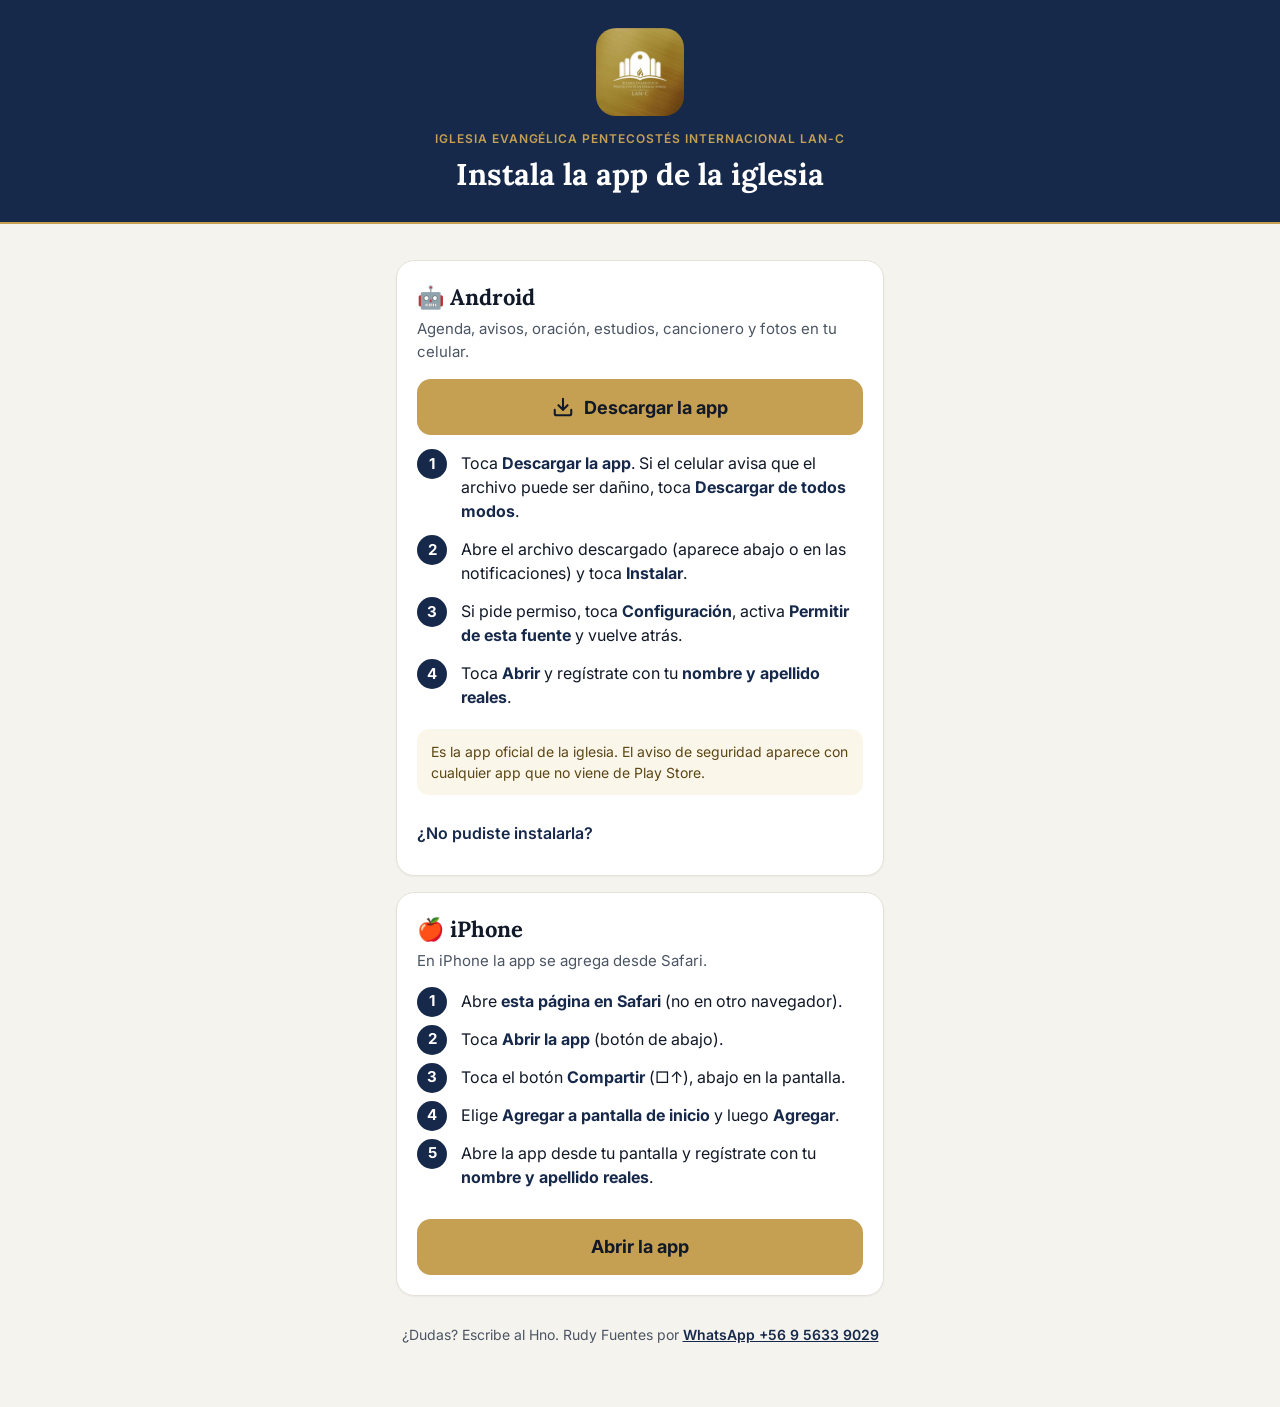
<file: instalar/index.html>
<!doctype html>
<html lang="es">
<head>
<meta charset="utf-8">
<meta name="viewport" content="width=device-width, initial-scale=1, viewport-fit=cover">
<title>Instalar la app · IEPI LAN-C</title>
<meta name="description" content="Instala la app de la Iglesia Evangélica Pentecostés Internacional LAN-C en tu celular.">
<meta name="theme-color" content="#17294B">
<link rel="icon" href="../icono-192.png">
<link rel="stylesheet" href="https://fonts.googleapis.com/css2?family=Inter:wght@400;500;600;700&family=Lora:wght@600&display=swap" media="print" onload="this.media='all'">
<style>
  :root { --marino: #17294B; --oro: #C5A052; --oro-texto: #8A6A22; --fondo: #F5F3EE; --sup: #fff; --texto: #111827; --texto2: #4B5563; --borde: #E5E1D8; }
  * { box-sizing: border-box; }
  html, body { margin: 0; background: var(--fondo); color: var(--texto); font-family: Inter, system-ui, sans-serif; line-height: 1.5; -webkit-text-size-adjust: 100%; }
  [hidden] { display: none !important; }
  .cab { background: var(--marino); color: #fff; text-align: center; padding: calc(env(safe-area-inset-top, 0px) + 28px) 16px 32px; box-shadow: inset 0 -2px 0 var(--oro); }
  .cab img { width: 88px; height: 88px; border-radius: 20px; display: block; margin: 0 auto 14px; }
  .cab small { display: block; color: var(--oro); font-size: 12px; font-weight: 600; letter-spacing: .08em; text-transform: uppercase; }
  .cab h1 { font-family: Lora, Georgia, serif; font-size: 30px; line-height: 1.2; margin: 8px 0 0; }
  main { max-width: 520px; margin: 0 auto; padding: 20px 16px 48px; }
  .tarjeta { background: var(--sup); border: 1px solid var(--borde); border-radius: 18px; padding: 20px; margin-top: 16px; box-shadow: 0 1px 2px rgba(17,24,39,.04); }
  h2 { font-family: Lora, Georgia, serif; font-size: 22px; margin: 0 0 4px; display: flex; align-items: center; gap: 10px; }
  .muted { color: var(--texto2); font-size: 15px; margin: 0; }
  .btn { display: flex; align-items: center; justify-content: center; gap: 10px; width: 100%; min-height: 56px; margin-top: 16px; border-radius: 14px; border: 0; background: var(--oro); color: var(--texto); font: 700 18px Inter, sans-serif; text-decoration: none; }
  .btn:active { transform: scale(.98); }
  .btn-sec { background: transparent; border: 1.5px solid var(--borde); color: var(--marino); font-size: 16px; min-height: 48px; }
  .btn svg { width: 22px; height: 22px; }
  ol { margin: 16px 0 0; padding: 0; list-style: none; counter-reset: paso; }
  ol li { counter-increment: paso; position: relative; padding: 0 0 14px 44px; font-size: 16px; }
  ol li::before { content: counter(paso); position: absolute; left: 0; top: -2px; width: 30px; height: 30px; border-radius: 50%; background: var(--marino); color: #fff; font-weight: 700; font-size: 15px; display: grid; place-items: center; }
  ol li b { color: var(--marino); }
  .nota { margin-top: 6px; padding: 12px 14px; border-radius: 12px; background: #FBF6EA; color: #5B4614; font-size: 14px; }
  details { margin-top: 16px; }
  details > summary { cursor: pointer; font-weight: 600; color: var(--marino); min-height: 44px; display: flex; align-items: center; }
  .pie { text-align: center; color: var(--texto2); font-size: 14px; margin-top: 28px; }
  .pie a { color: var(--marino); font-weight: 600; }
</style>
</head>
<body>
<header class="cab">
  <img src="../img/logo.jpg" alt="Logo IEPI LAN-C" width="88" height="88">
  <small>Iglesia Evangélica Pentecostés Internacional LAN-C</small>
  <h1>Instala la app de la iglesia</h1>
</header>
<main>
  <!-- ANDROID -->
  <section class="tarjeta" id="android">
    <h2>🤖 Android</h2>
    <p class="muted">Agenda, avisos, oración, estudios, cancionero y fotos en tu celular.</p>
    <a class="btn" id="descargar" href="../descargas/iepi-lan-c.apk" download="IEPI LAN-C.apk">
      <svg viewBox="0 0 24 24" fill="none" stroke="currentColor" stroke-width="2.2" stroke-linecap="round" stroke-linejoin="round" aria-hidden="true"><path d="M21 15v4a2 2 0 0 1-2 2H5a2 2 0 0 1-2-2v-4"/><path d="m7 10 5 5 5-5"/><path d="M12 15V3"/></svg>
      Descargar la app
    </a>
    <ol>
      <li>Toca <b>Descargar la app</b>. Si el celular avisa que el archivo puede ser dañino, toca <b>Descargar de todos modos</b>.</li>
      <li>Abre el archivo descargado (aparece abajo o en las notificaciones) y toca <b>Instalar</b>.</li>
      <li>Si pide permiso, toca <b>Configuración</b>, activa <b>Permitir de esta fuente</b> y vuelve atrás.</li>
      <li>Toca <b>Abrir</b> y regístrate con tu <b>nombre y apellido reales</b>.</li>
    </ol>
    <p class="nota">Es la app oficial de la iglesia. El aviso de seguridad aparece con cualquier app que no viene de Play Store.</p>
    <details>
      <summary>¿No pudiste instalarla?</summary>
      <p class="muted">También puedes usarla sin descargar nada: ábrela en Chrome, toca los <b>3 puntos ⋮</b> arriba a la derecha y elige <b>Instalar app</b>.</p>
      <a class="btn btn-sec" href="../">Abrir la app en Chrome</a>
    </details>
  </section>

  <!-- IPHONE -->
  <section class="tarjeta" id="iphone">
    <h2>🍎 iPhone</h2>
    <p class="muted">En iPhone la app se agrega desde Safari.</p>
    <ol>
      <li>Abre <b>esta página en Safari</b> (no en otro navegador).</li>
      <li>Toca <b>Abrir la app</b> (botón de abajo).</li>
      <li>Toca el botón <b>Compartir</b> <span aria-hidden="true">(□↑)</span>, abajo en la pantalla.</li>
      <li>Elige <b>Agregar a pantalla de inicio</b> y luego <b>Agregar</b>.</li>
      <li>Abre la app desde tu pantalla y regístrate con tu <b>nombre y apellido reales</b>.</li>
    </ol>
    <a class="btn" href="../">Abrir la app</a>
  </section>

  <details class="tarjeta" id="otro" hidden>
    <summary id="otroTit">¿Tienes otro tipo de teléfono?</summary>
  </details>

  <p class="pie">¿Dudas? Escribe al Hno. Rudy Fuentes por <a href="https://wa.me/56956339029?text=Hola%2C%20tengo%20una%20duda%20para%20instalar%20la%20app%20IEPI%20LAN-C." target="_blank" rel="noopener">WhatsApp +56 9 5633 9029</a></p>
</main>
<script>
(function () {
  var ua = navigator.userAgent || '';
  var esIOS = /iphone|ipad|ipod/i.test(ua) || (/macintosh/i.test(ua) && 'ontouchend' in document);
  var esAndroid = /android/i.test(ua);
  var a = document.getElementById('android'), i = document.getElementById('iphone'), otro = document.getElementById('otro');
  /* Se muestra primero lo que corresponde al teléfono; lo otro queda plegado */
  if (esIOS || esAndroid) {
    var principal = esIOS ? i : a, secundario = esIOS ? a : i;
    principal.parentNode.insertBefore(principal, principal.parentNode.firstChild);
    document.getElementById('otroTit').textContent = esIOS ? '¿Tienes Android?' : '¿Tienes iPhone?';
    otro.appendChild(secundario); secundario.style.boxShadow = 'none'; secundario.style.border = '0'; secundario.style.padding = '8px 0 0';
    otro.hidden = false;
  }
  try { document.getElementById('descargar').addEventListener('click', function () { if (window.goatcounter && goatcounter.count) goatcounter.count({ path: '/descarga-apk', title: 'Descarga APK' }); }); } catch (e) {}
})();
</script>
<script data-goatcounter="https://iepilanc.goatcounter.com/count" async src="https://gc.zgo.at/count.js"></script>
</body>
</html>
</file>
<file: css/app.css>
/* =========================================================
   IEPI LAN-C · Sistema de diseño
   Premium institucional: marino + dorado selectivo, marfil de fondo.
   Inter para interfaz, Lora para títulos y texto bíblico.
   ========================================================= */

:root {
  /* Marca */
  --marino: #17294B;
  --marino-2: #20365F;
  --grafito: #111827;
  --dorado: #C5A052;
  --dorado-texto: #8A6A24;      /* dorado legible sobre claro (AA) */
  --marfil: #F5F3EE;
  --blanco: #FFFFFF;

  /* Superficies y texto */
  --fondo: var(--marfil);
  --superficie: var(--blanco);
  --superficie-2: #EFECE4;
  --texto: var(--grafito);
  --texto-2: #4B5563;
  --texto-3: #6B7280;
  --borde: #E3DFD5;
  --borde-fuerte: #CFC9BB;
  --deshabilitado: #9CA3AF;

  /* Acentos semánticos */
  --acento: var(--marino);
  --sobre-acento: var(--blanco);
  --acento-suave: #E6EAF2;
  --dorado-suave: #F4ECD9;
  --exito: #2F7A52;
  --exito-suave: #E3F1E8;
  --error: #B42318;
  --error-suave: #FDECEA;

  /* Tipografía */
  --f-ui: "Inter", system-ui, -apple-system, "Segoe UI", Roboto, sans-serif;
  --f-editorial: "Lora", Georgia, "Times New Roman", serif;
  --t-xs: .75rem;   /* 12 */
  --t-sm: .8125rem; /* 13 */
  --t-base: 1rem;   /* 16 */
  --t-md: 1.0625rem;/* 17 */
  --t-lg: 1.25rem;  /* 20 */
  --t-xl: 1.5rem;   /* 24 */
  --t-2xl: 1.875rem;/* 30 */

  /* Espaciado (base 4) */
  --e-1: 4px; --e-2: 8px; --e-3: 12px; --e-4: 16px; --e-5: 20px; --e-6: 24px; --e-8: 32px; --e-10: 40px;

  /* Radios */
  --r-sm: 10px; --r-md: 12px; --r-lg: 16px; --r-xl: 18px; --r-pill: 999px;

  /* Elevación (suave) */
  --sombra-1: 0 1px 2px rgba(17, 24, 39, .05), 0 1px 1px rgba(17, 24, 39, .03);
  --sombra-2: 0 4px 16px rgba(23, 41, 75, .08);
  --sombra-nav: 0 -1px 0 var(--borde), 0 -8px 24px rgba(23, 41, 75, .06);

  /* Movimiento */
  --dur: 180ms;
  --curva: cubic-bezier(.2, .7, .2, 1);

  --ancho: 640px;
  --alto-nav: 64px;
}

@media (prefers-color-scheme: dark) {
  :root:not([data-theme="light"]) {
    --fondo: #0D1424;
    --superficie: #152038;
    --superficie-2: #1B2843;
    --texto: #EEF1F6;
    --texto-2: #C3CAD6;
    --texto-3: #98A2B3;
    --borde: #26344F;
    --borde-fuerte: #34446A;
    --deshabilitado: #667085;
    --acento: #D7B76C;
    --sobre-acento: #111827;
    --acento-suave: #1F2E4C;
    --dorado-texto: #D7B76C;
    --dorado-suave: #2A2A2E;
    --exito: #6CC596;
    --exito-suave: #173327;
    --error: #F0857B;
    --error-suave: #3A1C1C;
    --sombra-1: 0 1px 2px rgba(0, 0, 0, .35);
    --sombra-2: 0 6px 20px rgba(0, 0, 0, .35);
    --sombra-nav: 0 -1px 0 var(--borde), 0 -8px 24px rgba(0, 0, 0, .3);
    color-scheme: dark;
  }
}
:root[data-theme="dark"] {
  --fondo: #0D1424;
  --superficie: #152038;
  --superficie-2: #1B2843;
  --texto: #EEF1F6;
  --texto-2: #C3CAD6;
  --texto-3: #98A2B3;
  --borde: #26344F;
  --borde-fuerte: #34446A;
  --deshabilitado: #667085;
  --acento: #D7B76C;
  --sobre-acento: #111827;
  --acento-suave: #1F2E4C;
  --dorado-texto: #D7B76C;
  --dorado-suave: #2A2A2E;
  --exito: #6CC596;
  --exito-suave: #173327;
  --error: #F0857B;
  --error-suave: #3A1C1C;
  --sombra-1: 0 1px 2px rgba(0, 0, 0, .35);
  --sombra-2: 0 6px 20px rgba(0, 0, 0, .35);
  --sombra-nav: 0 -1px 0 var(--borde), 0 -8px 24px rgba(0, 0, 0, .3);
  color-scheme: dark;
}

/* ---------- Base ---------- */
*, *::before, *::after { box-sizing: border-box; }
html { -webkit-text-size-adjust: 100%; }
html, body { margin: 0; background: var(--fondo); }
body {
  color: var(--texto);
  font-family: var(--f-ui);
  font-size: var(--t-base);
  line-height: 1.55;
  -webkit-font-smoothing: antialiased;
  padding-bottom: calc(var(--alto-nav) + env(safe-area-inset-bottom, 0px) + var(--e-6));
}
body.bloqueo { overflow: hidden; }
img { max-width: 100%; display: block; }
[hidden] { display: none !important; }
button, input, textarea { font: inherit; color: inherit; }
button { cursor: pointer; }
a { color: inherit; }
h1, h2, h3 { margin: 0; text-wrap: balance; }
p { margin: 0; }
ul, ol { margin: 0; padding: 0; list-style: none; }
.sr-only { position: absolute; width: 1px; height: 1px; overflow: hidden; clip: rect(0 0 0 0); white-space: nowrap; }

:focus-visible { outline: 3px solid var(--dorado); outline-offset: 2px; border-radius: 6px; }

.ic { width: 20px; height: 20px; flex: none; fill: none; stroke: currentColor; stroke-width: 1.75; stroke-linecap: round; stroke-linejoin: round; }
.ic-sm { width: 16px; height: 16px; }
.ic-lg { width: 24px; height: 24px; }

/* ---------- Barra superior ---------- */
.barra {
  position: sticky; top: 0; z-index: 10;
  background: var(--marino);
  color: var(--blanco);
  padding: calc(env(safe-area-inset-top, 0px) + var(--e-3)) var(--e-4) var(--e-3);
}
.barra-in { max-width: var(--ancho); margin: 0 auto; display: flex; align-items: center; gap: var(--e-3); }
.barra img { width: 40px; height: 40px; border-radius: var(--r-sm); object-fit: cover; box-shadow: 0 0 0 1px rgba(197, 160, 82, .55); }
.barra b { display: block; font-size: var(--t-base); font-weight: 650; letter-spacing: .02em; line-height: 1.2; }
.barra small { display: block; font-size: var(--t-xs); color: rgba(255, 255, 255, .72); line-height: 1.3; }

/* ---------- Contenedor y secciones ---------- */
main { max-width: var(--ancho); margin: 0 auto; padding-inline: var(--e-4); }
[data-panel] { padding-block: var(--e-6) var(--e-4); }
[data-panel].entra { animation: entra var(--dur) var(--curva); }
@keyframes entra { from { opacity: 0; transform: translateY(6px); } to { opacity: 1; transform: none; } }

.pagina { margin-bottom: var(--e-6); }
.pagina h1, .saludo h1 { font-family: var(--f-editorial); font-size: var(--t-2xl); font-weight: 600; line-height: 1.15; color: var(--texto); }
.pagina .lead, .saludo .lead { margin-top: var(--e-2); color: var(--texto-2); }
.kicker { font-size: var(--t-xs); font-weight: 600; letter-spacing: .08em; text-transform: uppercase; color: var(--dorado-texto); }
.muted { color: var(--texto-3); font-size: var(--t-sm); }

.bloque { margin-top: var(--e-8); }
.bloque > h2, .bloque-cab h2 { font-family: var(--f-editorial); font-size: var(--t-lg); font-weight: 600; margin-bottom: var(--e-3); }
.bloque-cab { display: flex; align-items: baseline; justify-content: space-between; gap: var(--e-3); }
.bloque-cab .muted { white-space: nowrap; }

/* ---------- Componentes base ---------- */
.tarjeta { background: var(--superficie); border-radius: var(--r-lg); box-shadow: var(--sombra-1); border: 1px solid var(--borde); }
.btn {
  display: inline-flex; align-items: center; justify-content: center; gap: var(--e-2);
  min-height: 44px; padding: 0 var(--e-5);
  border-radius: var(--r-md); border: 1px solid transparent;
  background: var(--acento); color: var(--sobre-acento);
  font-weight: 600; font-size: .9375rem; text-decoration: none;
  transition: transform var(--dur) var(--curva), background var(--dur);
}
.btn:active { transform: scale(.98); }
.btn-sec { background: transparent; color: var(--acento); border-color: var(--borde-fuerte); }
.btn-oro { background: var(--dorado); color: var(--grafito); }
.btn-bloque { width: 100%; }
.icon-btn {
  display: inline-grid; place-items: center; width: 44px; height: 44px; flex: none;
  border-radius: var(--r-md); border: 0; background: transparent; color: inherit;
}
.icon-btn:active { background: var(--superficie-2); }

.chip { display: inline-flex; align-items: center; gap: 4px; height: 24px; padding: 0 10px; border-radius: var(--r-pill); font-size: var(--t-xs); font-weight: 600; letter-spacing: .02em; background: var(--acento-suave); color: var(--acento); white-space: nowrap; }
.chip-oro { background: var(--dorado-suave); color: var(--dorado-texto); }
.chip-nuevo { background: var(--dorado); color: var(--grafito); }
.chip-exito { background: var(--exito-suave); color: var(--exito); }

/* Estados de carga, vacío y error */
.skel { border-radius: var(--r-md); background: linear-gradient(90deg, var(--superficie-2) 0%, var(--borde) 50%, var(--superficie-2) 100%); background-size: 200% 100%; animation: brillo 1.2s linear infinite; }
@keyframes brillo { to { background-position: -200% 0; } }
.vacio, .aviso-error { border-radius: var(--r-lg); padding: var(--e-6) var(--e-5); text-align: center; color: var(--texto-2); background: var(--superficie); border: 1px dashed var(--borde-fuerte); }
.vacio .ic, .aviso-error .ic { margin: 0 auto var(--e-2); width: 28px; height: 28px; color: var(--texto-3); }
.aviso-error { border-style: solid; border-color: var(--error-suave); background: var(--error-suave); color: var(--texto); }
.aviso-error .btn { margin-top: var(--e-4); }

/* ---------- Inicio ---------- */
.saludo .kicker { margin-bottom: var(--e-2); }

.hero {
  margin-top: var(--e-6);
  background: var(--marino); color: var(--blanco);
  border-radius: var(--r-xl); padding: var(--e-6) var(--e-5) var(--e-5);
  box-shadow: var(--sombra-2);
  position: relative; overflow: hidden;
}
.hero::after { content: ""; position: absolute; inset: auto -40px -60px auto; width: 180px; height: 180px; border-radius: 50%; border: 1px solid rgba(197, 160, 82, .22); pointer-events: none; }
.hero .kicker { color: var(--dorado); display: flex; align-items: center; gap: var(--e-2); }
.hero-dia { font-family: var(--f-editorial); font-size: var(--t-2xl); font-weight: 600; margin-top: var(--e-2); line-height: 1.15; }
.hero-hora { font-size: var(--t-lg); font-weight: 600; margin-top: 2px; font-variant-numeric: tabular-nums; color: rgba(255, 255, 255, .92); }
.hero-fecha { font-size: var(--t-sm); color: rgba(255, 255, 255, .7); margin-top: 2px; }
.hero-roles { margin-top: var(--e-4); padding-top: var(--e-4); border-top: 1px solid rgba(255, 255, 255, .14); display: grid; gap: var(--e-2); }
.rol { display: grid; grid-template-columns: 5.25rem 1fr; gap: var(--e-2); font-size: .9375rem; }
.rol > span:first-child { color: rgba(255, 255, 255, .62); font-size: var(--t-xs); font-weight: 600; letter-spacing: .06em; text-transform: uppercase; padding-top: 3px; }
.hero-acciones { margin-top: var(--e-5); display: flex; flex-wrap: wrap; gap: var(--e-2); }
.hero .btn-sec { color: var(--blanco); border-color: rgba(255, 255, 255, .28); }
.chip-vivo { background: var(--dorado); color: var(--grafito); }

.destacados { display: grid; gap: var(--e-3); }
.destacado { display: flex; gap: var(--e-4); padding: var(--e-3); align-items: stretch; }
.destacado-img { flex: none; align-self: flex-start; width: 92px; border-radius: var(--r-md); overflow: hidden; border: 0; padding: 0; background: var(--superficie-2); aspect-ratio: 2 / 3; max-width: 100%; }
.destacado-img img { width: 100%; height: 100%; object-fit: cover; object-position: top; }
.destacado-ic { flex: none; width: 56px; height: 56px; border-radius: var(--r-md); display: grid; place-items: center; background: var(--dorado-suave); color: var(--dorado-texto); }
.destacado-cuerpo { min-width: 0; display: flex; flex-direction: column; gap: 4px; padding-block: 2px; }
.destacado h3 { font-family: var(--f-editorial); font-size: var(--t-md); font-weight: 600; line-height: 1.3; }
.destacado p { color: var(--texto-2); font-size: .9375rem; }
.meta { display: flex; flex-wrap: wrap; gap: 4px var(--e-3); color: var(--texto-3); font-size: var(--t-sm); }
.meta > span { display: inline-flex; align-items: center; gap: 6px; }
.destacado .btn { align-self: flex-start; margin-top: var(--e-2); min-height: 38px; padding: 0 var(--e-4); font-size: var(--t-sm); }

.filas, .agenda { display: grid; gap: var(--e-2); }
.fila { display: flex; gap: var(--e-4); align-items: center; padding: var(--e-3) var(--e-4) var(--e-3) var(--e-3); }
.fecha-bloque { flex: none; width: 56px; height: 56px; border-radius: var(--r-md); display: grid; place-content: center; text-align: center; background: var(--acento-suave); color: var(--acento); }
.fecha-bloque small { font-size: .625rem; font-weight: 700; letter-spacing: .08em; text-transform: uppercase; line-height: 1; }
.fecha-bloque b { font-size: 1.375rem; line-height: 1.1; font-variant-numeric: tabular-nums; }
.fila.especial .fecha-bloque { background: var(--dorado-suave); color: var(--dorado-texto); }
.fila.hoy { box-shadow: 0 0 0 2px var(--dorado), var(--sombra-1); border-color: transparent; }
.fila.hoy .fecha-bloque { background: var(--marino); color: var(--blanco); }
.fila-cuerpo { min-width: 0; flex: 1; display: grid; gap: 2px; }
.fila-cuerpo .rol { grid-template-columns: 4.5rem 1fr; font-size: .9375rem; }
.fila-cuerpo .rol > span:first-child { color: var(--texto-3); }
.fila-cuerpo .muted { font-variant-numeric: tabular-nums; }
.fila-top { display: flex; align-items: center; justify-content: space-between; gap: var(--e-2); flex-wrap: wrap; }
.fila.pasada { opacity: .6; }

details.anteriores { margin-top: var(--e-3); }
details.anteriores > summary { list-style: none; cursor: pointer; display: flex; align-items: center; gap: var(--e-2); min-height: 44px; color: var(--texto-2); font-weight: 600; font-size: .9375rem; }
details.anteriores > summary::-webkit-details-marker { display: none; }
details.anteriores > summary .ic { transition: transform var(--dur); }
details.anteriores[open] > summary .ic { transform: rotate(90deg); }

.horarios { display: grid; grid-template-columns: repeat(3, 1fr); gap: var(--e-2); padding: var(--e-4); }
.horario { text-align: center; padding: var(--e-3) var(--e-2); border-radius: var(--r-md); background: var(--superficie-2); }
.horario small { display: block; font-size: var(--t-xs); font-weight: 600; color: var(--texto-2); }
.horario b { font-size: var(--t-md); font-variant-numeric: tabular-nums; }
.ubicacion { display: flex; align-items: center; gap: var(--e-3); padding: var(--e-4); border-top: 1px solid var(--borde); }
.ubicacion > .ic { color: var(--dorado-texto); }
.ubicacion div { flex: 1; min-width: 0; }
.ubicacion b { display: block; }

.diacono { margin-top: var(--e-4); display: flex; align-items: center; gap: var(--e-3); padding: var(--e-4); }
.diacono .ic { color: var(--dorado-texto); }

.credito { margin-top: var(--e-10); text-align: center; color: var(--texto-3); font-size: var(--t-sm); line-height: 1.7; }
.credito a { color: var(--texto-2); font-weight: 600; text-decoration: none; font-variant-numeric: tabular-nums; }

/* ---------- Estudio ---------- */
.estudios { display: grid; gap: var(--e-4); }
.estudio { overflow: hidden; }
.estudio-portada { display: block; width: 100%; padding: 0; border: 0; background: var(--superficie-2); aspect-ratio: 16 / 9; max-width: 100%; }
.estudio-portada img { width: 100%; height: 100%; object-fit: cover; }
.estudio-cuerpo { padding: var(--e-4) var(--e-5) var(--e-5); display: grid; gap: var(--e-2); }
.estudio-cuerpo h3 { font-family: var(--f-editorial); font-size: var(--t-lg); font-weight: 600; line-height: 1.25; }
.estudio-cuerpo p { color: var(--texto-2); }
.estudio-acciones { display: flex; flex-wrap: wrap; gap: var(--e-2); margin-top: var(--e-2); }
.etiquetas { display: flex; flex-wrap: wrap; gap: 6px; }

.serie { padding: var(--e-5); }
.serie > h3 { font-family: var(--f-editorial); font-size: var(--t-lg); font-weight: 600; }
.serie > p { color: var(--texto-2); margin-top: 4px; }
.sesiones { margin-top: var(--e-4); border-top: 1px solid var(--borde); }
.sesion { border-bottom: 1px solid var(--borde); }
.sesion > summary { list-style: none; cursor: pointer; display: flex; align-items: center; gap: var(--e-3); min-height: 56px; padding-block: var(--e-2); }
.sesion > summary::-webkit-details-marker { display: none; }
.sesion-num { flex: none; width: 28px; height: 28px; border-radius: 50%; display: grid; place-items: center; background: var(--acento-suave); color: var(--acento); font-size: var(--t-sm); font-weight: 700; }
.sesion-tit { flex: 1; min-width: 0; font-weight: 600; }
.sesion-tit small { display: block; font-weight: 400; color: var(--texto-3); font-size: var(--t-sm); }
.sesion > summary .ic { color: var(--texto-3); transition: transform var(--dur); }
.sesion[open] > summary .ic { transform: rotate(90deg); }
.sesion-cuerpo { padding: 0 0 var(--e-4) 40px; color: var(--texto-2); }
.sesion-cuerpo ol { list-style: decimal; padding-left: 1.2em; margin-top: var(--e-2); display: grid; gap: 4px; color: var(--texto); }

.plan { padding: var(--e-5); }
.progreso { height: 8px; border-radius: var(--r-pill); background: var(--superficie-2); overflow: hidden; margin-top: var(--e-3); }
.progreso span { display: block; height: 100%; background: var(--dorado); border-radius: inherit; transition: width .3s var(--curva); }
.dias { margin-top: var(--e-4); display: grid; grid-template-columns: repeat(auto-fill, minmax(64px, 1fr)); gap: var(--e-2); }
.dia { position: relative; display: grid; place-content: center; text-align: center; min-height: 56px; border-radius: var(--r-md); background: var(--superficie-2); border: 1px solid transparent; cursor: pointer; user-select: none; }
.dia input { position: absolute; opacity: 0; inset: 0; cursor: pointer; }
.dia small { font-size: .625rem; color: var(--texto-3); font-weight: 600; letter-spacing: .04em; text-transform: uppercase; }
.dia b { font-size: var(--t-md); font-variant-numeric: tabular-nums; }
.dia.hecho { background: var(--exito-suave); color: var(--exito); }
.dia.hecho small { color: var(--exito); }
.dia:has(input:focus-visible) { outline: 3px solid var(--dorado); outline-offset: 2px; }
.plan-pie { display: flex; align-items: center; justify-content: space-between; gap: var(--e-3); margin-top: var(--e-4); flex-wrap: wrap; }

/* ---------- Oración ---------- */
.versiculo { margin: 0; padding: var(--e-6) var(--e-5); border-radius: var(--r-xl); background: var(--marino); color: var(--blanco); box-shadow: var(--sombra-2); }
.versiculo .kicker { color: var(--dorado); }
.versiculo blockquote { margin: var(--e-3) 0 0; font-family: var(--f-editorial); font-size: 1.1875rem; line-height: 1.6; }
.versiculo figcaption { margin-top: var(--e-4); font-size: var(--t-sm); font-weight: 600; color: var(--dorado); letter-spacing: .02em; }

.categoria + .categoria { margin-top: var(--e-5); }
.categoria h3 { font-size: var(--t-sm); font-weight: 600; color: var(--texto-2); margin-bottom: var(--e-2); display: flex; align-items: center; gap: var(--e-2); }
.motivos { overflow: hidden; }
.motivo { display: flex; gap: var(--e-3); align-items: flex-start; padding: var(--e-4); }
.motivo + .motivo { border-top: 1px solid var(--borde); }
.motivo::before { content: ""; flex: none; width: 6px; height: 6px; margin-top: 9px; border-radius: 50%; background: var(--dorado); }
.motivo .chip { margin-left: auto; }

.peticion { padding: var(--e-5); }
.peticion h2 { font-family: var(--f-editorial); font-size: var(--t-lg); font-weight: 600; }
.privacidad { display: flex; gap: var(--e-2); align-items: flex-start; margin-top: var(--e-2); color: var(--texto-2); font-size: var(--t-sm); }
.privacidad .ic { color: var(--dorado-texto); margin-top: 1px; }
.campo { margin-top: var(--e-4); }
.campo label { display: block; font-size: var(--t-sm); font-weight: 600; margin-bottom: 6px; }
.campo label span { font-weight: 400; color: var(--texto-3); }
.entrada { width: 100%; min-height: 48px; padding: var(--e-3) var(--e-4); border-radius: var(--r-md); border: 1px solid var(--borde-fuerte); background: var(--superficie); color: var(--texto); }
textarea.entrada { min-height: 120px; resize: vertical; line-height: 1.5; }
.entrada::placeholder { color: var(--texto-3); }
.entrada:focus { outline: none; border-color: var(--acento); box-shadow: 0 0 0 3px var(--acento-suave); }
.entrada[aria-invalid="true"] { border-color: var(--error); }
.check { display: flex; gap: var(--e-3); align-items: flex-start; margin-top: var(--e-4); font-size: .9375rem; color: var(--texto-2); cursor: pointer; }
.check input { width: 20px; height: 20px; margin-top: 2px; accent-color: var(--marino); flex: none; }
.error { color: var(--error); font-size: var(--t-sm); margin-top: 6px; }
.confirmacion { margin-top: var(--e-4); padding: var(--e-3) var(--e-4); border-radius: var(--r-md); background: var(--exito-suave); color: var(--texto); font-size: .9375rem; display: flex; gap: var(--e-2); }
.confirmacion .ic { color: var(--exito); margin-top: 2px; }

/* ---------- Cancionero ---------- */
.buscador { position: sticky; top: calc(env(safe-area-inset-top, 0px) + 64px); z-index: 5; background: var(--fondo); padding-block: var(--e-2) var(--e-3); margin-inline: calc(var(--e-4) * -1); padding-inline: var(--e-4); }
.campo-busqueda { position: relative; }
.campo-busqueda .ic { position: absolute; left: 14px; top: 50%; transform: translateY(-50%); color: var(--texto-3); pointer-events: none; }
.campo-busqueda .entrada { padding-left: 44px; }
.filtros { display: flex; gap: var(--e-2); margin-top: var(--e-3); }
.filtro { min-height: 36px; padding: 0 var(--e-4); border-radius: var(--r-pill); border: 1px solid var(--borde-fuerte); background: var(--superficie); color: var(--texto-2); font-size: var(--t-sm); font-weight: 600; display: inline-flex; align-items: center; gap: 6px; }
.filtro[aria-pressed="true"] { background: var(--acento); border-color: var(--acento); color: var(--sobre-acento); }

.himnos { overflow: hidden; }
.himno { display: flex; align-items: center; }
.himno + .himno { border-top: 1px solid var(--borde); }
.himno-abrir { flex: 1; min-width: 0; display: flex; align-items: center; gap: var(--e-3); min-height: 64px; padding: var(--e-2) 0 var(--e-2) var(--e-4); border: 0; background: none; text-align: left; }
.himno-num { flex: none; width: 40px; height: 40px; border-radius: var(--r-sm); display: grid; place-items: center; background: var(--acento-suave); color: var(--acento); font-weight: 700; font-variant-numeric: tabular-nums; }
.himno-tit { min-width: 0; }
.himno-tit b { display: block; font-weight: 600; }
.himno-tit small { color: var(--texto-3); font-size: var(--t-sm); }
.fav { color: var(--texto-3); margin-right: var(--e-2); }
.fav[aria-pressed="true"] { color: var(--dorado); }
.fav[aria-pressed="true"] .ic { fill: currentColor; }

.lectura-ctrl { display: flex; align-items: center; gap: var(--e-2); margin-top: var(--e-4); padding-bottom: var(--e-4); border-bottom: 1px solid var(--borde); }
.lectura-ctrl .muted { margin-right: auto; }
.tam { min-width: 44px; height: 40px; border-radius: var(--r-sm); border: 1px solid var(--borde-fuerte); background: var(--superficie); font-weight: 700; }
.letra { margin-top: var(--e-5); font-family: var(--f-editorial); line-height: 1.75; display: grid; gap: 1.2em; }
.letra p { white-space: pre-line; }

/* ---------- Fotos ---------- */
.albumes { display: grid; gap: var(--e-4); }
.album { display: block; width: 100%; padding: 0; text-align: left; overflow: hidden; }
.album-portada { display: grid; grid-template-columns: 2fr 1fr; grid-template-rows: 1fr 1fr; gap: 2px; aspect-ratio: 16 / 10; max-width: 100%; background: var(--superficie-2); }
.album-portada img { width: 100%; height: 100%; object-fit: cover; }
.album-portada img:first-child { grid-row: span 2; }
.album-cuerpo { padding: var(--e-4) var(--e-5); display: flex; align-items: center; justify-content: space-between; gap: var(--e-3); }
.album-cuerpo h3 { font-family: var(--f-editorial); font-size: var(--t-lg); font-weight: 600; }

.cuadricula { display: grid; grid-template-columns: repeat(3, 1fr); gap: 3px; border-radius: var(--r-md); overflow: hidden; }
.cuadricula button { position: relative; padding: 0; border: 0; background: var(--superficie-2); aspect-ratio: 1; max-width: 100%; }
.cuadricula img { width: 100%; height: 100%; object-fit: cover; }
.cuadricula .chip { position: absolute; top: 6px; left: 6px; height: 20px; padding: 0 7px; font-size: .625rem; }

/* ---------- Navegación inferior ---------- */
.nav {
  position: fixed; left: 0; right: 0; bottom: 0; z-index: 20;
  background: var(--superficie); box-shadow: var(--sombra-nav);
  padding-bottom: env(safe-area-inset-bottom, 0px);
}
.nav-in { max-width: var(--ancho); margin: 0 auto; display: grid; grid-template-columns: repeat(5, 1fr); height: var(--alto-nav); padding-inline: var(--e-1); }
.nav button {
  position: relative; border: 0; background: none; color: var(--texto-3);
  display: flex; flex-direction: column; align-items: center; justify-content: center; gap: 3px;
  font-size: .6875rem; font-weight: 500; letter-spacing: .01em; min-width: 0;
}
.nav-ico { display: grid; place-items: center; width: 52px; height: 30px; border-radius: var(--r-pill); transition: background var(--dur) var(--curva), color var(--dur); }
.nav button[aria-selected="true"] { color: var(--acento); font-weight: 650; }
.nav button[aria-selected="true"] .nav-ico { background: var(--acento-suave); }
.nav button.con-nuevo .nav-ico::after { content: ""; position: absolute; top: 9px; left: calc(50% + 12px); width: 8px; height: 8px; border-radius: 50%; background: var(--dorado); box-shadow: 0 0 0 2px var(--superficie); }

/* ---------- Hoja (vista de detalle) ---------- */
.hoja { position: fixed; inset: 0; z-index: 30; background: var(--fondo); display: flex; flex-direction: column; animation: sube var(--dur) var(--curva); }
@keyframes sube { from { transform: translateY(16px); opacity: 0; } to { transform: none; opacity: 1; } }
.hoja-cab { background: var(--superficie); border-bottom: 1px solid var(--borde); padding: calc(env(safe-area-inset-top, 0px) + var(--e-2)) var(--e-2) var(--e-2); }
.hoja-cab-in { max-width: var(--ancho); margin: 0 auto; display: flex; align-items: center; gap: var(--e-1); }
.hoja-cab h2 { flex: 1; min-width: 0; font-size: var(--t-md); font-weight: 600; white-space: nowrap; overflow: hidden; text-overflow: ellipsis; }
.hoja-cuerpo { flex: 1; overflow-y: auto; -webkit-overflow-scrolling: touch; }
.hoja-cuerpo-in { max-width: var(--ancho); margin: 0 auto; padding: var(--e-5) var(--e-4) calc(env(safe-area-inset-bottom, 0px) + var(--e-10)); }
.hoja-titulo { font-family: var(--f-editorial); font-size: var(--t-xl); font-weight: 600; line-height: 1.2; }
.diapos { display: grid; gap: var(--e-3); margin-top: var(--e-4); }
.diapos button { padding: 0; border: 0; border-radius: var(--r-md); overflow: hidden; background: var(--superficie-2); box-shadow: var(--sombra-1); aspect-ratio: 16 / 9; max-width: 100%; }
.diapos img { width: 100%; height: 100%; object-fit: cover; }

/* ---------- Visor de imágenes ---------- */
.visor { position: fixed; inset: 0; z-index: 40; background: rgba(8, 12, 22, .96); color: var(--blanco); display: flex; flex-direction: column; }
.visor-cab { display: flex; align-items: center; gap: var(--e-2); padding: calc(env(safe-area-inset-top, 0px) + var(--e-2)) var(--e-2) var(--e-2) var(--e-4); }
.visor-cab p { flex: 1; min-width: 0; font-size: var(--t-sm); color: rgba(255, 255, 255, .8); white-space: nowrap; overflow: hidden; text-overflow: ellipsis; }
.visor-cab .contador { flex: none; font-variant-numeric: tabular-nums; color: rgba(255, 255, 255, .6); }
.visor-img { flex: 1; min-height: 0; display: grid; place-items: center; padding: 0 var(--e-2); touch-action: pan-y pinch-zoom; }
.visor-img img { max-width: 100%; max-height: 100%; object-fit: contain; border-radius: 6px; }
.visor-pie { display: flex; justify-content: center; gap: var(--e-6); padding: var(--e-3) var(--e-4) calc(env(safe-area-inset-bottom, 0px) + var(--e-4)); }
.visor .icon-btn { color: var(--blanco); background: rgba(255, 255, 255, .1); border-radius: 50%; }
.visor .icon-btn:active { background: rgba(255, 255, 255, .2); }

/* ---------- Tablet y escritorio ---------- */
@media (min-width: 720px) {
  :root { --ancho: 760px; }
  .destacados, .estudios, .albumes { grid-template-columns: repeat(2, 1fr); }
  .estudios > :only-child, .albumes > :only-child { grid-column: 1 / -1; }
  .cuadricula { grid-template-columns: repeat(4, 1fr); }
  .pagina h1, .saludo h1 { font-size: 2.125rem; }
}
@media (min-width: 1100px) {
  :root { --ancho: 880px; }
  .cuadricula { grid-template-columns: repeat(5, 1fr); }
}

@media (prefers-reduced-motion: reduce) {
  *, *::before, *::after { animation: none !important; transition: none !important; }
}

/* =========================================================
   Etapa 2 · Refinamiento
   Ritmo vertical único, encabezado y navegación más legibles,
   respuesta táctil, microinteracciones y ajustes por tamaño.
   ========================================================= */
:root {
  --ritmo: 32px;            /* separación única entre bloques */
  --pad-tarjeta: 16px;      /* relleno interior común */
  --ancho-texto: 62ch;
  --alto-nav: 68px;
  --toque: rgba(23, 41, 75, .06);
  --dorado-linea: rgba(197, 160, 82, .55);
  --dur-rapida: 120ms;
}
:root[data-theme="dark"] { --toque: rgba(255, 255, 255, .06); }
@media (prefers-color-scheme: dark) { :root:not([data-theme="light"]) { --toque: rgba(255, 255, 255, .06); } }

/* Modo oscuro: conserva marino y dorado institucionales */
:root[data-theme="dark"] { --fondo: #0B1220; --superficie: #121C31; --superficie-2: #18243D; --acento-suave: #1C2A47; --dorado-suave: #2B2618; }
@media (prefers-color-scheme: dark) { :root:not([data-theme="light"]) { --fondo: #0B1220; --superficie: #121C31; --superficie-2: #18243D; --acento-suave: #1C2A47; --dorado-suave: #2B2618; } }

/* ---------- 1. Espacios y proporciones ---------- */
[data-panel] { padding-block: 28px 8px; }
.bloque { margin-top: var(--ritmo); }
.bloque > h2, .bloque-cab h2 { margin-bottom: 12px; }
.bloque-cab { align-items: center; margin-bottom: 12px; }
.bloque-cab h2 { margin-bottom: 0; }
.pagina { margin-bottom: 24px; }
.pagina .lead, .saludo .lead { max-width: var(--ancho-texto); }
.hero { margin-top: 24px; }
.fila { padding: 12px var(--pad-tarjeta) 12px 12px; gap: 14px; }
.destacado { padding: 12px; gap: 14px; }
.estudio-cuerpo { padding: var(--pad-tarjeta) 20px 20px; }
.serie, .plan, .peticion { padding: 20px; }
.horarios { padding: var(--pad-tarjeta); }
.ubicacion, .diacono { padding: var(--pad-tarjeta); }
.motivo { padding: 14px var(--pad-tarjeta); }
.fecha-bloque, .destacado-ic { width: 56px; height: 56px; }
.himno-num { width: 44px; height: 44px; border-radius: var(--r-md); }
.letra, .sesion-cuerpo, .versiculo blockquote { max-width: var(--ancho-texto); }
.meta { row-gap: 2px; }

/* ---------- 2. Encabezado ---------- */
.barra { padding-block: calc(env(safe-area-inset-top, 0px) + 12px) 12px; box-shadow: inset 0 -1px 0 var(--dorado-linea); transition: padding var(--dur) var(--curva), box-shadow var(--dur); }
.barra-in { gap: 12px; }
.barra img { width: 44px; height: 44px; transition: width var(--dur) var(--curva), height var(--dur) var(--curva); }
.barra-txt { flex: 1; min-width: 0; }
.barra b { font-size: 1.0625rem; font-weight: 700; letter-spacing: .04em; }
.barra small { font-size: var(--t-sm); color: rgba(255, 255, 255, .78); white-space: nowrap; overflow: hidden; text-overflow: ellipsis; }
.barra.compacta { padding-block: calc(env(safe-area-inset-top, 0px) + 8px) 8px; box-shadow: inset 0 -1px 0 var(--dorado-linea), 0 6px 18px rgba(11, 18, 32, .22); }
.barra.compacta img { width: 36px; height: 36px; }
.tema-btn { color: var(--blanco); border-radius: var(--r-pill); }
.tema-btn:active, .tema-btn:hover { background: rgba(255, 255, 255, .1); }
.tema-btn .ic { width: 22px; height: 22px; }
.buscador { top: calc(env(safe-area-inset-top, 0px) + 60px); }

/* Selector de tema */
.tema-menu { position: fixed; z-index: 35; right: 12px; top: calc(env(safe-area-inset-top, 0px) + 64px); width: 220px; padding: 6px; border-radius: var(--r-lg); background: var(--superficie); border: 1px solid var(--borde); box-shadow: var(--sombra-2); transform-origin: top right; animation: aparece var(--dur) var(--curva); }
.tema-menu button { display: flex; align-items: center; gap: 12px; width: 100%; min-height: 44px; padding: 0 12px; border: 0; background: none; border-radius: var(--r-md); color: var(--texto); font-size: .9375rem; text-align: left; }
.tema-menu button:active, .tema-menu button:hover { background: var(--toque); }
.tema-menu button[aria-checked="true"] { color: var(--acento); font-weight: 600; }
.tema-menu .marca { margin-left: auto; opacity: 0; }
.tema-menu button[aria-checked="true"] .marca { opacity: 1; }
@keyframes aparece { from { opacity: 0; transform: scale(.96) translateY(-4px); } to { opacity: 1; transform: none; } }

/* ---------- 2. Navegación inferior ---------- */
.nav { box-shadow: 0 -1px 0 var(--borde), 0 -10px 30px rgba(23, 41, 75, .07); }
.nav-in { padding-inline: 6px; }
.nav button { font-size: .71875rem; gap: 4px; -webkit-tap-highlight-color: transparent; }
.nav-ico { width: 56px; height: 32px; position: relative; }
.nav button .ic { transition: transform var(--dur-rapida) var(--curva); }
.nav button:active .ic { transform: scale(.9); }
.nav button[aria-selected="true"] .nav-ico::before { content: ""; position: absolute; top: -9px; left: 50%; width: 20px; height: 3px; margin-left: -10px; border-radius: 0 0 3px 3px; background: var(--dorado); animation: crece var(--dur) var(--curva); }
@keyframes crece { from { transform: scaleX(0); } to { transform: scaleX(1); } }
.nav button.con-nuevo .nav-ico::after { top: 2px; left: calc(50% + 10px); width: 9px; height: 9px; }
.nav-txt-corto { display: none; }

/* ---------- 5. Botones y respuesta táctil ---------- */
.btn, .filtro, .tam, .icon-btn, .himno-abrir, .album, .estudio-portada, .destacado-img, .diapos button, .cuadricula button, .dia, .sesion > summary, details.anteriores > summary { -webkit-tap-highlight-color: transparent; touch-action: manipulation; }
.btn { transition: transform var(--dur-rapida) var(--curva), background var(--dur), box-shadow var(--dur), filter var(--dur); }
.btn:hover { filter: brightness(1.06); }
.btn:active { transform: scale(.97); filter: brightness(.95); }
.btn-sec:hover, .btn-sec:active { background: var(--toque); filter: none; }
.btn:disabled, .tam:disabled { opacity: .45; cursor: not-allowed; transform: none; filter: none; }
.tam { min-width: 48px; height: 44px; transition: transform var(--dur-rapida), background var(--dur); }
.tam:active:not(:disabled) { transform: scale(.94); background: var(--toque); }
.filtro { min-height: 40px; transition: background var(--dur), color var(--dur), border-color var(--dur), transform var(--dur-rapida); }
.filtro:active { transform: scale(.97); }
.album, .estudio, .destacado { transition: transform var(--dur-rapida) var(--curva), box-shadow var(--dur); }
.album:active { transform: scale(.985); }
.himno-abrir, .sesion > summary { transition: background var(--dur-rapida); border-radius: var(--r-md); }
.himno-abrir:active { background: var(--toque); }
.sesion > summary:active { background: var(--toque); }
.estudio-portada img, .album-portada img, .diapos img, .cuadricula img, .destacado-img img { transition: transform .35s var(--curva), opacity .3s var(--curva); }
.estudio-portada:active img, .diapos button:active img, .cuadricula button:active img, .destacado-img:active img { transform: scale(.98); }
@media (hover: hover) {
  .album:hover, .estudio:hover { box-shadow: var(--sombra-2); }
  .album:hover .album-portada img:first-child, .estudio-portada:hover img { transform: scale(1.02); }
  .himno-abrir:hover, .sesion > summary:hover, .tema-menu button:hover { background: var(--toque); }
}
.dia { transition: background var(--dur), color var(--dur), transform var(--dur-rapida); }
.dia:active { transform: scale(.95); }
.dia.hecho b::after { content: " ✓"; font-size: .8em; }
:focus-visible { outline-width: 2px; outline-offset: 3px; }

/* ---------- 4. Microinteracciones ---------- */
[data-panel].entra { animation: entra 220ms var(--curva); }
.carga { opacity: 0; }
.cargada { opacity: 1; }
.fav .ic { transition: transform var(--dur) var(--curva), fill var(--dur); }
.fav.pulso .ic { animation: pulso 320ms var(--curva); }
@keyframes pulso { 0% { transform: scale(1); } 40% { transform: scale(1.3); } 100% { transform: scale(1); } }
.sesion-cuerpo, details.anteriores > ul { animation: entra var(--dur) var(--curva); }
.visor-img img { transition: opacity .2s var(--curva); }
.visor-img img.cambiando { opacity: 0; }
.hoja.sale { animation: baja 160ms var(--curva) forwards; }
@keyframes baja { to { transform: translateY(16px); opacity: 0; } }

/* Aviso breve (toast) */
.aviso { position: fixed; z-index: 50; left: 50%; bottom: calc(var(--alto-nav) + env(safe-area-inset-bottom, 0px) + 14px); transform: translate(-50%, 12px); opacity: 0; pointer-events: none; max-width: calc(100% - 32px); padding: 10px 16px; border-radius: var(--r-pill); background: var(--grafito); color: var(--blanco); font-size: var(--t-sm); font-weight: 500; box-shadow: var(--sombra-2); display: flex; align-items: center; gap: 8px; transition: opacity var(--dur) var(--curva), transform var(--dur) var(--curva); }
.aviso.ver { opacity: 1; transform: translate(-50%, 0); }
.aviso .ic { width: 16px; height: 16px; color: var(--dorado); }
:root[data-theme="dark"] .aviso { background: #E9ECF2; color: var(--grafito); }
@media (prefers-color-scheme: dark) { :root:not([data-theme="light"]) .aviso { background: #E9ECF2; color: var(--grafito); } }
.hoja:not([hidden]) ~ .aviso, .visor:not([hidden]) ~ .aviso { bottom: calc(env(safe-area-inset-bottom, 0px) + 20px); }

/* ---------- 6. Contenidos ---------- */
/* Estudios */
.estudio-portada { position: relative; }
.portada-fecha { position: absolute; left: 12px; bottom: 12px; display: inline-flex; align-items: center; gap: 6px; height: 28px; padding: 0 12px; border-radius: var(--r-pill); background: rgba(17, 24, 39, .78); color: var(--blanco); font-size: var(--t-xs); font-weight: 600; letter-spacing: .02em; backdrop-filter: blur(6px); }
.portada-fecha .ic { width: 14px; height: 14px; color: var(--dorado); }
.diapos button { position: relative; }
.diapo-num { position: absolute; top: 10px; right: 10px; min-width: 28px; height: 24px; padding: 0 8px; border-radius: var(--r-pill); background: rgba(17, 24, 39, .72); color: var(--blanco); font-size: var(--t-xs); font-weight: 600; display: grid; place-items: center; font-variant-numeric: tabular-nums; }

/* Himnos: estrofas numeradas y coro con sangría */
.letra { gap: 1.4em; counter-reset: estrofa; }
.estrofa { position: relative; padding-left: 2em; }
.estrofa::before { counter-increment: estrofa; content: counter(estrofa); position: absolute; left: 0; top: .2em; font-family: var(--f-ui); font-size: .7em; font-weight: 700; color: var(--dorado-texto); }
.estrofa.coro { padding-left: 3em; font-style: italic; }
.estrofa.coro::before { counter-increment: none; content: "Coro"; font-style: normal; letter-spacing: .04em; text-transform: uppercase; font-size: .6em; top: .35em; }

/* Fotos */
.album-portada { position: relative; }
.album-cantidad { position: absolute; right: 10px; bottom: 10px; display: inline-flex; align-items: center; gap: 6px; height: 28px; padding: 0 10px; border-radius: var(--r-pill); background: rgba(17, 24, 39, .72); color: var(--blanco); font-size: var(--t-xs); font-weight: 600; backdrop-filter: blur(6px); }
.album-cantidad .ic { width: 14px; height: 14px; }
.album-portada img, .cuadricula img, .diapos img, .estudio-portada img, .destacado-img img { background: var(--superficie-2); }
.cuadricula { gap: 4px; border-radius: var(--r-lg); }

/* Oración */
.categoria h3 { font-size: var(--t-sm); gap: 8px; margin-bottom: 10px; }
.cat-ic { display: inline-grid; place-items: center; width: 28px; height: 28px; border-radius: var(--r-sm); background: var(--dorado-suave); color: var(--dorado-texto); }
.cat-ic .ic { width: 16px; height: 16px; }
.categoria + .categoria { margin-top: 20px; }
.motivo { line-height: 1.55; }
.motivo::before { margin-top: 10px; }

/* ---------- 7. Celulares pequeños y grandes ---------- */
@media (max-width: 359px) {
  main { padding-inline: 12px; }
  .barra { padding-inline: 12px; }
  .barra small { display: none; }
  .pagina h1, .saludo h1 { font-size: 1.625rem; }
  .hero { padding: 20px 16px 16px; }
  .hero-dia { font-size: 1.625rem; }
  .rol { grid-template-columns: 4.5rem 1fr; }
  .nav button { font-size: .65625rem; }
  .nav-ico { width: 44px; }
  .nav-txt-largo { display: none; }
  .nav-txt-corto { display: inline; }
  .horarios { gap: 6px; padding: 12px; }
  .horario b { font-size: var(--t-base); }
  .destacado-img { width: 76px; }
  .fecha-bloque { width: 50px; height: 50px; }
  .fila-cuerpo .rol { grid-template-columns: 4rem 1fr; }
  .dias { grid-template-columns: repeat(4, 1fr); }
  .ubicacion { flex-wrap: wrap; }
  .ubicacion .btn { width: 100%; }
}
@media (min-width: 400px) and (max-width: 719px) {
  .hero { padding: 28px 24px 24px; }
}
@media (min-width: 720px) {
  [data-panel] { padding-block: 40px 16px; }
  .bloque { margin-top: 40px; }
  .destacado-img { width: 104px; }
  .nav-ico { width: 64px; }
}
@media (max-width: 440px) {
  .barra small { white-space: normal; font-size: .75rem; line-height: 1.25; }
}

/* =========================================================
   Agenda congregacional
   ========================================================= */
:root {
  --cat-cultos: #17294B; --cat-estudios: #2F5D8A; --cat-reuniones: #4B5563; --cat-coro: #6B4E9C; --cat-dorcas: #9C3D63;
  --cat-convenciones: #9A7426; --cat-jovenes: #2F7A52; --cat-escuela: #B0601E; --cat-especiales: #B8892E;
}
:root[data-theme="dark"] { --cat-cultos: #8FA8D8; --cat-estudios: #7DB0E0; --cat-reuniones: #A9B2C0; --cat-coro: #B9A2E3; --cat-dorcas: #E49AB7; --cat-convenciones: #D7B76C; --cat-jovenes: #6CC596; --cat-escuela: #E9A56B; --cat-especiales: #E6C47A; }
@media (prefers-color-scheme: dark) { :root:not([data-theme="light"]) { --cat-cultos: #8FA8D8; --cat-estudios: #7DB0E0; --cat-reuniones: #A9B2C0; --cat-coro: #B9A2E3; --cat-dorcas: #E49AB7; --cat-convenciones: #D7B76C; --cat-jovenes: #6CC596; --cat-escuela: #E9A56B; --cat-especiales: #E6C47A; } }
[data-cat="cultos"] { --cat: var(--cat-cultos); } [data-cat="estudios"] { --cat: var(--cat-estudios); } [data-cat="reuniones"] { --cat: var(--cat-reuniones); }
[data-cat="coro"] { --cat: var(--cat-coro); } [data-cat="dorcas"] { --cat: var(--cat-dorcas); } [data-cat="convenciones"] { --cat: var(--cat-convenciones); }
[data-cat="jovenes"] { --cat: var(--cat-jovenes); } [data-cat="escuela"] { --cat: var(--cat-escuela); } [data-cat="especiales"] { --cat: var(--cat-especiales); }

/* Acceso desde Inicio */
.acceso-agenda { width: 100%; display: flex; align-items: center; gap: 14px; padding: 16px; text-align: left; color: var(--texto); border-color: var(--borde); transition: transform var(--dur-rapida) var(--curva), box-shadow var(--dur); -webkit-tap-highlight-color: transparent; }
.acceso-agenda:active { transform: scale(.985); }
.acceso-agenda > .ic { color: var(--texto-3); }
.acceso-ic { flex: none; width: 48px; height: 48px; border-radius: var(--r-md); display: grid; place-items: center; background: var(--marino); color: var(--dorado); }
:root[data-theme="dark"] .acceso-ic { background: var(--superficie-2); }
@media (prefers-color-scheme: dark) { :root:not([data-theme="light"]) .acceso-ic { background: var(--superficie-2); } }
.acceso-txt { flex: 1; min-width: 0; display: grid; gap: 2px; }
.acceso-txt b { font-family: var(--f-editorial); font-size: var(--t-md); font-weight: 600; }
@media (hover: hover) { .acceso-agenda:hover { box-shadow: var(--sombra-2); } }

/* Filas de actividad */
.eventos, .agenda { display: grid; gap: 8px; }
.evento { width: 100%; display: flex; align-items: center; gap: 14px; padding: 12px 12px 12px 12px; text-align: left; color: var(--texto); position: relative; overflow: hidden; -webkit-tap-highlight-color: transparent; transition: transform var(--dur-rapida) var(--curva), box-shadow var(--dur), background var(--dur); }
.evento::before { content: ""; position: absolute; left: 0; top: 0; bottom: 0; width: 4px; background: var(--cat, var(--marino)); }
.evento:active { transform: scale(.985); background: var(--superficie-2); }
@media (hover: hover) { .evento:hover { box-shadow: var(--sombra-2); } }
.evento .fecha-bloque { margin-left: 2px; }
.ev-hora { flex: none; width: 48px; margin-left: 4px; font-weight: 700; font-variant-numeric: tabular-nums; color: var(--texto); font-size: .9375rem; }
.ev-cuerpo { flex: 1; min-width: 0; display: grid; gap: 4px; }
.ev-titulo { font-weight: 600; line-height: 1.3; }
.ev-meta { display: flex; flex-wrap: wrap; gap: 2px 12px; color: var(--texto-3); font-size: var(--t-sm); }
.ev-meta > span { display: inline-flex; align-items: center; gap: 5px; }
.ev-chips { display: flex; flex-wrap: wrap; gap: 6px; margin-top: 2px; }
.ev-flecha { color: var(--texto-3); width: 18px; height: 18px; }
.ev-cancelada .ev-titulo { text-decoration: line-through; color: var(--texto-3); }
.ev-cancelada::before { background: var(--borde-fuerte); }
.ev-pasado { opacity: .62; }
.ev-hoy { box-shadow: 0 0 0 2px var(--dorado), var(--sombra-1); border-color: transparent; }
.cat-chip { display: inline-flex; align-items: center; gap: 4px; height: 24px; padding: 0 9px 0 7px; border-radius: var(--r-pill); font-size: var(--t-xs); font-weight: 600; color: var(--cat); background: color-mix(in srgb, var(--cat) 12%, transparent); white-space: nowrap; }
.cat-chip .ic { width: 14px; height: 14px; }
.chip-error { background: var(--error-suave); color: var(--error); }

/* Controles de la agenda */
.ag-controles { padding-top: 8px; }
.segmentos { flex: 1; display: grid; grid-template-columns: repeat(4, 1fr); padding: 3px; border-radius: var(--r-md); background: var(--superficie-2); }
.segmentos button { min-height: 38px; border: 0; border-radius: 9px; background: none; color: var(--texto-2); font-size: var(--t-sm); font-weight: 600; transition: background var(--dur), color var(--dur), box-shadow var(--dur); -webkit-tap-highlight-color: transparent; }
.segmentos button[aria-selected="true"] { background: var(--superficie); color: var(--acento); box-shadow: var(--sombra-1); }
.cat-filtros { display: flex; gap: 8px; overflow-x: auto; padding: 10px 2px 2px; scrollbar-width: none; -webkit-overflow-scrolling: touch; margin-inline: -2px; }
.cat-filtros::-webkit-scrollbar { display: none; }
.cat-filtro { flex: none; display: inline-flex; align-items: center; gap: 6px; min-height: 36px; padding: 0 14px; border-radius: var(--r-pill); border: 1px solid var(--borde-fuerte); background: var(--superficie); color: var(--texto-2); font-size: var(--t-sm); font-weight: 600; transition: background var(--dur), color var(--dur), border-color var(--dur); -webkit-tap-highlight-color: transparent; }
.cat-filtro .ic { width: 15px; height: 15px; color: var(--cat, currentColor); }
.cat-filtro[aria-pressed="true"] { background: var(--acento); border-color: var(--acento); color: var(--sobre-acento); }
.cat-filtro[aria-pressed="true"] .ic { color: currentColor; }
.dia-tit { font-size: var(--t-sm); font-weight: 700; letter-spacing: .02em; color: var(--texto-2); margin: 22px 0 10px; }
.dia-tit:first-child { margin-top: 4px; }
.bloque-sub { font-family: var(--f-editorial); font-size: var(--t-lg); font-weight: 600; margin: 28px 0 0; }
.anteriores-lista { margin-top: 8px; }
.nota-personal { display: flex; gap: 8px; align-items: flex-start; padding: 12px 14px; border-radius: var(--r-md); background: var(--dorado-suave); color: var(--texto-2); font-size: var(--t-sm); margin-bottom: 8px; }
.nota-personal .ic { color: var(--dorado-texto); margin-top: 2px; }

/* Vista mensual */
.cal-cab { display: flex; align-items: center; justify-content: space-between; gap: 8px; margin-bottom: 12px; }
.cal-cab h3 { font-family: var(--f-editorial); font-size: var(--t-lg); font-weight: 600; text-align: center; flex: 1; }
.cal { padding: 10px 8px 12px; }
.cal-sem, .cal-dias { display: grid; grid-template-columns: repeat(7, 1fr); }
.cal-sem span { text-align: center; font-size: var(--t-xs); font-weight: 700; color: var(--texto-3); padding-bottom: 8px; }
.cal-dias { gap: 2px; }
.cal-dia { aspect-ratio: 1 / 1.05; max-width: 100%; min-height: 44px; border: 0; border-radius: var(--r-md); background: none; color: var(--texto); display: flex; flex-direction: column; align-items: center; justify-content: center; gap: 3px; font-variant-numeric: tabular-nums; font-weight: 500; transition: background var(--dur-rapida), transform var(--dur-rapida); -webkit-tap-highlight-color: transparent; }
.cal-dia:active { transform: scale(.92); }
.cal-dia.con { font-weight: 700; }
.cal-dia.es-hoy > span:first-child { color: var(--dorado-texto); font-weight: 800; }
.cal-dia.sel { background: var(--marino); color: var(--blanco); }
.cal-dia.sel.es-hoy > span:first-child { color: var(--dorado); }
:root[data-theme="dark"] .cal-dia.sel { background: var(--dorado); color: var(--grafito); }
:root[data-theme="dark"] .cal-dia.sel.es-hoy > span:first-child { color: var(--grafito); }
@media (prefers-color-scheme: dark) { :root:not([data-theme="light"]) .cal-dia.sel { background: var(--dorado); color: var(--grafito); } :root:not([data-theme="light"]) .cal-dia.sel.es-hoy > span:first-child { color: var(--grafito); } }
@media (hover: hover) { .cal-dia:not(.sel):hover { background: var(--toque); } }
.puntos { display: flex; gap: 3px; height: 6px; align-items: center; }
.puntos i, .leyenda i { display: block; width: 6px; height: 6px; border-radius: 50%; background: var(--cat, var(--marino)); }
.cal-dia.sel .puntos i { box-shadow: 0 0 0 1.5px var(--blanco); }
.puntos em { font-style: normal; font-size: 9px; line-height: 1; font-weight: 700; }
.cal-vacio { aspect-ratio: 1; max-width: 100%; }
.leyenda { display: flex; flex-wrap: wrap; gap: 6px 14px; margin-top: 24px; font-size: var(--t-xs); color: var(--texto-3); }
.leyenda span { display: inline-flex; align-items: center; gap: 6px; }

/* Vista semanal */
.semana { display: grid; gap: 4px; }
.sem-dia { padding: 10px 0 12px; border-bottom: 1px solid var(--borde); }
.sem-dia h3 { display: flex; align-items: center; gap: 10px; font-size: .9375rem; font-weight: 600; margin-bottom: 8px; }
.sem-num { width: 32px; height: 32px; border-radius: 50%; display: grid; place-items: center; background: var(--superficie-2); font-variant-numeric: tabular-nums; font-weight: 700; }
.sem-dia.es-hoy .sem-num { background: var(--marino); color: var(--dorado); }
.sem-vacio { padding-left: 42px; }
.sem-dia .eventos { padding-left: 0; }

/* Ficha */
.ficha-cab { padding-bottom: 4px; }
.ficha-cab .etiquetas { margin-bottom: 10px; }
.tachado { text-decoration: line-through; color: var(--texto-3); }
.aviso-estado { display: flex; gap: 12px; margin-top: 16px; padding: 14px 16px; border-radius: var(--r-md); background: var(--acento-suave); color: var(--texto); }
.aviso-estado.cancelada { background: var(--error-suave); }
.aviso-estado.cancelada .ic { color: var(--error); }
.aviso-estado.reprogramada { background: var(--dorado-suave); }
.aviso-estado.reprogramada .ic { color: var(--dorado-texto); }
.aviso-estado p { color: var(--texto-2); margin-top: 2px; font-size: .9375rem; }
.ficha-afiche { display: block; margin-top: 16px; padding: 0; border: 0; background: none; border-radius: var(--r-lg); overflow: hidden; max-width: 320px; width: 100%; box-shadow: var(--sombra-1); }
.datos { margin-top: 16px; }
.dato { display: flex; gap: 14px; align-items: flex-start; padding: 14px 16px; }
.dato + .dato { border-top: 1px solid var(--borde); }
.dato > .ic { color: var(--dorado-texto); margin-top: 2px; }
.dato div { display: grid; gap: 1px; min-width: 0; }
.dato .muted { font-size: var(--t-xs); font-weight: 600; letter-spacing: .04em; text-transform: uppercase; }
.dato b { font-weight: 600; }
.enlace { color: var(--acento); font-weight: 600; font-size: var(--t-sm); text-decoration: none; margin-top: 4px; min-height: 32px; display: inline-flex; align-items: center; }
.ficha-desc { margin-top: 18px; color: var(--texto-2); line-height: 1.65; max-width: var(--ancho-texto); }
.indicaciones { margin-top: 16px; padding: 14px 16px; border-radius: var(--r-md); background: var(--superficie-2); }
.indicaciones p { color: var(--texto-2); margin-top: 4px; }
.ficha-acciones { display: grid; gap: 10px; margin-top: 24px; }
.cal-personal { padding: 16px; display: grid; gap: 10px; }
.cal-personal > b { font-weight: 600; }
.cal-personal > .muted { margin-top: -6px; }
.campo-linea { display: flex; align-items: center; justify-content: space-between; gap: 12px; font-size: var(--t-sm); font-weight: 600; }
.campo-linea select { width: auto; min-width: 0; flex: 1; max-width: 220px; min-height: 44px; padding: 0 12px; }
.dos-btn { display: grid; grid-template-columns: 1fr 1fr; gap: 8px; }
.dos-btn .btn { padding: 0 10px; font-size: var(--t-sm); }
.mini { font-size: var(--t-xs); }
.hoja-cab .cat-filtros, .hoja-cab .ag-controles { max-width: var(--ancho); }
#agendaHoja .hoja-cab { padding-bottom: 10px; }
@media (max-width: 359px) {
  .segmentos button { font-size: .75rem; }
  .dos-btn { grid-template-columns: 1fr; }
  .evento { gap: 10px; }
}
.hoja-cab-in > .cat-filtros { flex: 1; min-width: 0; }
.cal-sem, .cal-dias { grid-template-columns: repeat(7, minmax(0, 1fr)); }
.cal-dia { min-width: 0; }
@media (max-width: 359px) { .cal { padding: 8px 4px 10px; } .cal-dia { min-height: 40px; aspect-ratio: auto; height: 42px; } }

/* =========================================================
   Registro de bienvenida
   ========================================================= */
.registro { position: fixed; inset: 0; z-index: 60; background: var(--fondo); overflow-y: auto; -webkit-overflow-scrolling: touch; animation: entra 240ms var(--curva); }
.registro::before { content: ""; position: absolute; inset: 0 0 auto; height: calc(env(safe-area-inset-top, 0px) + 112px); background: var(--marino); box-shadow: inset 0 -1px 0 var(--dorado-linea); }
.registro-in { position: relative; max-width: 460px; margin: 0 auto; padding: calc(env(safe-area-inset-top, 0px) + 40px) 20px calc(env(safe-area-inset-bottom, 0px) + 32px); }
.registro-logo { width: 88px; height: 88px; border-radius: 22px; box-shadow: 0 0 0 2px var(--dorado), var(--sombra-2); margin: 0 auto; }
.registro-in > .kicker { text-align: center; margin-top: 24px; }
.registro-in > h1 { font-family: var(--f-editorial); font-size: 1.5rem; font-weight: 600; line-height: 1.2; text-align: center; margin-top: 6px; }
.registro-in > .lead { text-align: center; color: var(--texto-2); margin-top: 10px; }
#formRegistro { margin-top: 20px; background: var(--superficie); border: 1px solid var(--borde); border-radius: var(--r-xl); padding: 4px 20px 20px; box-shadow: var(--sombra-1); }
.registro-priv { margin-top: 16px; }
.registro-priv a { color: var(--acento); font-weight: 600; text-decoration: none; white-space: nowrap; }
.credito .enlace { border: 0; background: none; padding: 0 8px; min-height: 40px; color: var(--texto-2); text-decoration: underline; text-underline-offset: 3px; font-size: var(--t-sm); }
.codigo-reg { margin-top: 16px; text-align: center; font-size: var(--t-sm); color: var(--texto-2); }
.codigo-reg b { font-family: ui-monospace, "SF Mono", Menlo, Consolas, monospace; letter-spacing: .08em; color: var(--texto); }
#suspendido h1 { font-family: var(--f-editorial); font-size: 1.625rem; font-weight: 600; text-align: center; }
.suspendido-caja { margin-top: 20px; background: var(--superficie); border: 1px solid var(--borde); border-radius: var(--r-xl); padding: 20px; box-shadow: var(--sombra-1); display: grid; gap: 10px; text-align: center; color: var(--texto-2); }
.sus-tel { font-size: 1.25rem; font-weight: 700; color: var(--acento); text-decoration: none; min-height: 44px; display: inline-flex; align-items: center; justify-content: center; font-variant-numeric: tabular-nums; }
.suspendido-caja .muted { font-family: ui-monospace, "SF Mono", Menlo, Consolas, monospace; letter-spacing: .06em; }
.suspendido-caja .confirmacion { text-align: left; }
.wsp { display: inline-flex; align-items: center; gap: 6px; }
.credito .wsp { color: var(--exito); }
.sus-tel.wsp { justify-self: center; gap: 10px; padding: 0 20px; border-radius: var(--r-md); background: #1F8F4E; color: #FFFFFF; font-size: 1rem; min-height: 48px; }
.sus-tel.wsp .ic { width: 22px; height: 22px; }
.sus-num { font-variant-numeric: tabular-nums; }

/* =========================================================
   Tamaño de letra para toda la app (Normal · Grande · Muy grande)
   Todo el texto usa rem, así que basta con cambiar la base.
   ========================================================= */
:root[data-letra="grande"] { font-size: 115%; }
:root[data-letra="muy-grande"] { font-size: 130%; }
.letra-btn > span { font-family: var(--f-editorial); font-weight: 700; font-size: 20px; line-height: 1; letter-spacing: -.02em; display: inline-flex; align-items: baseline; }
.letra-btn > span small { font-size: 14px; margin-left: 1px; }
.barra-in > .tema-btn + .tema-btn { margin-left: -6px; }
.letra-menu { width: 230px; right: 60px; }
.menu-tit { margin: 4px 12px 6px; font-size: 12px; font-weight: 600; letter-spacing: .06em; text-transform: uppercase; color: var(--texto-3); }
.tema-menu .muestra { width: 24px; text-align: center; font-family: var(--f-editorial); font-weight: 700; line-height: 1; }
/* Con letra grande, la barra y la navegación conservan su altura: crecen solo un poco */
:root[data-letra] .barra small { font-size: 13px; }
:root[data-letra="grande"] .nav button { font-size: 12.5px; }
:root[data-letra="muy-grande"] .nav button { font-size: 13px; }
:root[data-letra] .nav-txt-largo { display: none; }
:root[data-letra] .nav-txt-corto { display: inline; }
.aviso { width: max-content; }

/* Tarjeta para activar los avisos al celular */
.avisos-push { margin-top: 12px; display: flex; gap: 14px; padding: 16px; align-items: flex-start; }
.avisos-txt { flex: 1; min-width: 0; display: grid; gap: 4px; }
.avisos-txt b { font-family: var(--f-editorial); font-size: var(--t-md); font-weight: 600; }
.avisos-txt .dos-btn { margin-top: 10px; }
.fila-titulo { font-family: var(--f-editorial); font-weight: 600; font-size: var(--t-md); margin: 2px 0 4px; }

/* Radio en vivo */
.radio-tarjeta { margin-top: 12px; display: flex; align-items: center; gap: 14px; padding: 14px 16px; }
.radio-play { flex: none; width: 48px; height: 48px; border-radius: 50%; border: 0; display: grid; place-items: center; background: var(--dorado); color: var(--grafito); box-shadow: var(--sombra-1); -webkit-tap-highlight-color: transparent; transition: transform var(--dur-rapida) var(--curva), background var(--dur); }
.radio-play:active { transform: scale(.92); }
.radio-play .ic { width: 22px; height: 22px; }
.radio-play.activo { background: var(--marino); color: var(--dorado); }
:root[data-theme="dark"] .radio-play.activo { background: var(--superficie-2); }
@media (prefers-color-scheme: dark) { :root:not([data-theme="light"]) .radio-play.activo { background: var(--superficie-2); } }
.ic.girando { animation: girar 1s linear infinite; }
@keyframes girar { to { transform: rotate(360deg); } }
.radio-mini { position: fixed; z-index: 19; left: 8px; right: 8px; bottom: calc(var(--alto-nav) + env(safe-area-inset-bottom, 0px) + 8px); max-width: calc(var(--ancho) - 16px); margin: 0 auto; display: flex; align-items: center; gap: 12px; padding: 8px 8px 8px 16px; border-radius: var(--r-lg); background: var(--marino); color: var(--blanco); box-shadow: var(--sombra-2); animation: aparece var(--dur) var(--curva); }
:root[data-theme="dark"] .radio-mini { background: var(--superficie-2); }
@media (prefers-color-scheme: dark) { :root:not([data-theme="light"]) .radio-mini { background: var(--superficie-2); } }
.radio-mini-txt { flex: 1; min-width: 0; display: grid; line-height: 1.25; }
.radio-mini-txt b { font-size: .9375rem; white-space: nowrap; overflow: hidden; text-overflow: ellipsis; }
.radio-mini-txt small { font-size: var(--t-xs); color: rgba(255, 255, 255, .72); }
.radio-mini .radio-play { width: 42px; height: 42px; box-shadow: none; }
.radio-mini .radio-play.activo { background: var(--dorado); color: var(--grafito); }
.radio-cerrar { color: rgba(255, 255, 255, .8); }
.radio-vivo { flex: none; width: 10px; height: 10px; border-radius: 50%; background: rgba(255, 255, 255, .4); }
.radio-mini.sonando .radio-vivo { background: #E5484D; box-shadow: 0 0 0 0 rgba(229, 72, 77, .6); animation: latido 1.6s ease-out infinite; }
@keyframes latido { 70% { box-shadow: 0 0 0 8px rgba(229, 72, 77, 0); } 100% { box-shadow: 0 0 0 0 rgba(229, 72, 77, 0); } }
body.con-radio { padding-bottom: calc(var(--alto-nav) + env(safe-area-inset-bottom, 0px) + 96px); }
body.con-radio .aviso { bottom: calc(var(--alto-nav) + env(safe-area-inset-bottom, 0px) + 80px); }
@media (prefers-reduced-motion: reduce) { .ic.girando, .radio-mini.sonando .radio-vivo { animation: none; } }

/* Culto en vivo por Facebook */
.vivo-tarjeta { margin-top: 12px; display: flex; align-items: center; gap: 14px; padding: 14px 16px; color: var(--texto); text-decoration: none; -webkit-tap-highlight-color: transparent; }
.vivo-tarjeta:active { transform: scale(.985); }
.vivo-btn { flex: none; min-height: 40px; padding: 0 16px; }
#vivoArriba .vivo-tarjeta { margin: 0 0 16px; border: 2px solid #E5484D; }
.vivo-chip { display: inline-flex; align-items: center; gap: 6px; font-size: var(--t-xs); font-weight: 700; letter-spacing: .04em; text-transform: uppercase; color: #C9373C; }
:root[data-theme="dark"] .vivo-chip { color: #FF8589; }
@media (prefers-color-scheme: dark) { :root:not([data-theme="light"]) .vivo-chip { color: #FF8589; } }
.vivo-chip .radio-vivo { width: 8px; height: 8px; background: #E5484D; animation: latido 1.6s ease-out infinite; }
@media (prefers-reduced-motion: reduce) { .vivo-chip .radio-vivo { animation: none; } }

/* Cancionero con secciones */
.filtros { overflow-x: auto; scrollbar-width: none; -webkit-overflow-scrolling: touch; margin-inline: calc(var(--e-4) * -1); padding-inline: var(--e-4); padding-bottom: 2px; }
.filtros::-webkit-scrollbar { display: none; }
.filtros .filtro { flex: none; }
.himnos-sec { display: flex; align-items: baseline; justify-content: space-between; gap: 8px; padding: 14px 16px 8px; background: var(--superficie-2); font-size: var(--t-xs); font-weight: 700; letter-spacing: .06em; text-transform: uppercase; color: var(--dorado-texto); }
.himnos-sec small { color: var(--texto-3); font-weight: 600; letter-spacing: 0; }
.himno + .himnos-sec, .himnos-sec + .himno { border-top: 1px solid var(--borde); }
.himno-num.sin-num .ic { width: 18px; height: 18px; }

/* Destacado del día: arriba, con borde dorado y el afiche completo */
.destacado.es-hoy { flex-direction: column; border: 2px solid var(--dorado); padding: 12px; }
.destacado.es-hoy .destacado-img { width: 100%; aspect-ratio: auto; max-height: 70vh; align-self: stretch; }
.destacado.es-hoy .destacado-img img { height: auto; object-fit: contain; }
.destacado.es-hoy h3 { font-size: var(--t-lg); }
.chip-hoy { background: var(--dorado); color: var(--grafito); gap: 4px; }
.chip-hoy .ic { width: 14px; height: 14px; }

/* Aviso urgente arriba de Inicio */
.urgente { width: 100%; display: flex; gap: 12px; align-items: flex-start; text-align: left; padding: 14px 16px; margin: 0 0 16px; border: 2px solid #C9373C; background: #FDECEC; color: #5A1214; -webkit-tap-highlight-color: transparent; }
.urgente .ic { flex: none; color: #C9373C; }
.urgente b { display: block; font-size: var(--t-md); }
.urgente small { display: block; margin-top: 2px; font-size: .9375rem; line-height: 1.4; }
:root[data-theme="dark"] .urgente { background: #3A1416; color: #FFDADA; }
@media (prefers-color-scheme: dark) { :root:not([data-theme="light"]) .urgente { background: #3A1416; color: #FFDADA; } }

/* Selector de emisora bajo la tarjeta de radio */
.radio-emisoras { display: flex; gap: 8px; margin-top: 8px; overflow-x: auto; scrollbar-width: none; }
.radio-emisoras::-webkit-scrollbar { display: none; }
.radio-emisoras .filtro { flex: none; }

.chip-suspendido { background: #FDECEC; color: #B42318; }
:root[data-theme="dark"] .chip-suspendido { background: #3A1416; color: #FFB4B4; }
@media (prefers-color-scheme: dark) { :root:not([data-theme="light"]) .chip-suspendido { background: #3A1416; color: #FFB4B4; } }
.hero-tit { margin-top: 8px; font-weight: 700; font-size: var(--t-md); color: var(--dorado); letter-spacing: .01em; }

/* =========================================================
   Portada v3 · Rediseño de Inicio
   Cabecera institucional, saludo editorial, tarjeta del
   próximo culto, accesos rápidos en mosaico y navegación.
   ========================================================= */
:root {
  --marino-alto: #1E3563;
  --marino-bajo: #111F3A;
  --dorado-claro: #E4CB8E;           /* dorado legible sobre marino */
  --r-portada: 20px;
  --nav-activo-bg: var(--marino);
  --nav-activo-ic: var(--dorado);
  --nav-activo-tx: var(--marino);
}
:root[data-theme="dark"] { --nav-activo-bg: var(--acento-suave); --nav-activo-ic: var(--dorado); --nav-activo-tx: var(--dorado); }
@media (prefers-color-scheme: dark) { :root:not([data-theme="light"]) { --nav-activo-bg: var(--acento-suave); --nav-activo-ic: var(--dorado); --nav-activo-tx: var(--dorado); } }

/* ---------- Cabecera ---------- */
.barra {
  background: linear-gradient(180deg, var(--marino-alto) 0%, var(--marino) 100%);
  padding: calc(env(safe-area-inset-top, 0px) + 12px) 16px 12px;
}
.barra-in { gap: 12px; }
.barra-logo { flex: none; display: grid; place-items: center; width: 48px; height: 48px; border-radius: 14px; padding: 2px; background: linear-gradient(145deg, #E4CB8E, #C5A052 55%, #9C7C38); box-shadow: 0 4px 12px rgba(0, 0, 0, .25); transition: width var(--dur) var(--curva), height var(--dur) var(--curva); }
.barra .barra-logo img { width: 100%; height: 100%; border-radius: 12px; box-shadow: none; object-fit: cover; }
.barra-txt { flex: 1; min-width: 0; }
.barra b { font-family: var(--f-editorial); font-size: 1.1875rem; font-weight: 600; letter-spacing: .03em; line-height: 1.15; }
.barra small { margin-top: 2px; font-size: .75rem; letter-spacing: .01em; line-height: 1.3; color: rgba(255, 255, 255, .74); white-space: normal; }
.barra-ajustes { flex: none; display: flex; align-items: center; padding: 2px; border-radius: var(--r-pill); background: rgba(255, 255, 255, .07); border: 1px solid rgba(255, 255, 255, .14); }
.barra-ajustes .tema-btn { width: 42px; height: 42px; border-radius: 50%; margin: 0; }
.barra-ajustes .tema-btn[aria-expanded="true"] { background: rgba(255, 255, 255, .14); }
.barra-sep { width: 1px; height: 20px; background: rgba(255, 255, 255, .18); }
.barra-ajustes .letra-btn > span { font-size: 18px; }
.barra-ajustes .letra-btn > span small { font-size: 13px; margin: 0 0 0 1px; color: inherit; display: inline; }
.barra.compacta .barra-logo { width: 40px; height: 40px; }
.barra.compacta .barra-logo img { width: 100%; height: 100%; }
.tema-menu { top: calc(env(safe-area-inset-top, 0px) + 86px); }

/* ---------- Saludo ---------- */
#inicio { padding-top: 22px; }
.saludo { display: grid; gap: 4px; }
.saludo .kicker { margin: 0; display: flex; align-items: center; gap: 10px; }
.saludo .kicker::before { content: ""; width: 20px; height: 2px; border-radius: 2px; background: var(--dorado); }
.saludo h1 { font-size: 1.875rem; line-height: 1.15; letter-spacing: -.01em; }
.saludo .lead { margin-top: 2px; font-size: .9375rem; line-height: 1.5; color: var(--texto-2); }

/* ---------- Próximo culto ---------- */
.hero {
  margin-top: 20px; padding: 20px;
  border-radius: var(--r-portada);
  background:
    radial-gradient(120% 80% at 100% 0%, rgba(197, 160, 82, .16) 0%, rgba(197, 160, 82, 0) 55%),
    linear-gradient(160deg, var(--marino-alto) 0%, var(--marino) 50%, var(--marino-bajo) 100%);
  border: 1px solid rgba(197, 160, 82, .26);
  box-shadow: 0 14px 32px rgba(23, 41, 75, .22), inset 0 1px 0 rgba(255, 255, 255, .06);
  isolation: isolate;
}
.hero::before { content: ""; position: absolute; z-index: -1; top: 0; left: 24px; right: 24px; height: 1px; background: linear-gradient(90deg, rgba(197, 160, 82, 0), rgba(228, 203, 142, .85), rgba(197, 160, 82, 0)); pointer-events: none; }
.hero::after { display: none; }
.hero-cab { display: flex; align-items: center; justify-content: space-between; gap: 12px; min-height: 26px; }
.hero .kicker { color: var(--dorado-claro); letter-spacing: .12em; margin: 0; gap: 8px; }
.hero .kicker .radio-vivo { width: 8px; height: 8px; background: #E5484D; animation: latido 1.6s ease-out infinite; }
.hero-cuando { flex: none; padding: 3px 10px; border-radius: var(--r-pill); border: 1px solid rgba(197, 160, 82, .5); color: var(--dorado-claro); font-size: .75rem; font-weight: 600; letter-spacing: .02em; white-space: nowrap; }
.hero-cuerpo { display: flex; align-items: center; gap: 16px; margin-top: 16px; }
.hero-medalla { flex: none; width: 66px; padding: 8px 0 9px; display: grid; justify-items: center; gap: 1px; border-radius: 16px; border: 1px solid rgba(197, 160, 82, .55); background: rgba(255, 255, 255, .05); }
.hero-medalla small { font-size: .6875rem; font-weight: 700; letter-spacing: .1em; text-transform: uppercase; line-height: 1.2; color: var(--dorado-claro); }
.hero-medalla b { font-family: var(--f-editorial); font-size: 1.875rem; font-weight: 600; line-height: 1.05; color: var(--blanco); font-variant-numeric: lining-nums tabular-nums; }
.hero-info { min-width: 0; flex: 1; }
.hero-titulo { font-family: var(--f-editorial); font-size: 1.5rem; font-weight: 600; line-height: 1.2; color: var(--blanco); overflow-wrap: anywhere; }
.hero > .hero-titulo { margin-top: 12px; }
.hero-fecha-larga { margin-top: 4px; font-size: .9375rem; color: rgba(255, 255, 255, .78); }
.hero-datos { margin-top: 8px; display: flex; flex-wrap: wrap; gap: 4px 14px; font-size: .875rem; font-weight: 600; color: rgba(255, 255, 255, .94); font-variant-numeric: tabular-nums; }
.hero-datos > span { display: inline-flex; align-items: center; gap: 6px; min-width: 0; }
.hero-datos .ic { color: var(--dorado); }
.hero-roles { margin-top: 18px; padding-top: 14px; border-top: 1px solid rgba(255, 255, 255, .12); }
.hero-acciones { margin-top: 20px; display: grid; grid-template-columns: repeat(auto-fit, minmax(132px, 1fr)); gap: 10px; }
.hero-acciones .btn { min-height: 48px; padding: 0 12px; border-radius: 14px; font-size: .9375rem; white-space: nowrap; }
.hero .btn-oro { background: var(--dorado); color: var(--grafito); box-shadow: 0 6px 16px rgba(197, 160, 82, .28); }
.hero .btn-sec { background: rgba(255, 255, 255, .04); color: var(--blanco); border-color: rgba(255, 255, 255, .3); }
@media (hover: hover) { .hero .btn-oro:hover { background: #CFAB5E; } .hero .btn-sec:hover { background: rgba(255, 255, 255, .1); } }
@media (prefers-reduced-motion: reduce) { .hero .kicker .radio-vivo { animation: none; } }

/* ---------- Accesos rápidos ---------- */
.accesos { margin-top: 16px; display: grid; grid-template-columns: 1fr 1fr; gap: 12px; }
.accesos:has(> #radioBox[hidden]) { grid-template-columns: 1fr; }
.accesos .acceso { margin: 0; width: 100%; min-height: 150px; display: flex; flex-direction: column; justify-content: space-between; align-items: stretch; gap: 16px; padding: 16px; border-radius: var(--r-portada); text-align: left; color: var(--texto); -webkit-tap-highlight-color: transparent; transition: transform var(--dur-rapida) var(--curva), box-shadow var(--dur); }
.accesos .acceso-agenda:active { transform: scale(.98); }
.acceso-top { display: flex; align-items: flex-start; justify-content: space-between; gap: 8px; }
.accesos .acceso-ic { width: 46px; height: 46px; border-radius: 14px; }
.acceso-flecha { display: grid; place-items: center; width: 34px; height: 34px; border-radius: 50%; background: var(--superficie-2); color: var(--texto-2); transition: background var(--dur), color var(--dur); }
.acceso-flecha .ic { width: 18px; height: 18px; }
.accesos .acceso-txt { flex: none; gap: 4px; }
.accesos .acceso-txt b { font-size: 1.0625rem; line-height: 1.25; }
.accesos .acceso-txt .muted { font-size: .8125rem; line-height: 1.45; color: var(--texto-2); }
@media (hover: hover) { .accesos .acceso-agenda:hover { box-shadow: var(--sombra-2); } .accesos .acceso-agenda:hover .acceso-flecha { background: var(--marino); color: var(--dorado); } }

/* Radio: superficie dorada suave para distinguirla de la agenda */
.accesos .radio-tarjeta { background: linear-gradient(160deg, var(--dorado-suave) 0%, var(--superficie) 100%); border-color: rgba(197, 160, 82, .38); }
.accesos .radio-play { width: 46px; height: 46px; background: var(--marino); color: var(--dorado); box-shadow: 0 4px 12px rgba(23, 41, 75, .22); }
.accesos .radio-play.activo { background: var(--dorado); color: var(--grafito); }
:root[data-theme="dark"] .accesos .radio-play { background: var(--dorado); color: var(--grafito); }
@media (prefers-color-scheme: dark) { :root:not([data-theme="light"]) .accesos .radio-play { background: var(--dorado); color: var(--grafito); } }
.accesos .radio-emisoras { grid-column: 1 / -1; margin: 0; }
/* En una sola columna (letra muy grande o pantallas angostas) las tarjetas se vuelven horizontales */
:root[data-letra="muy-grande"] .accesos { grid-template-columns: 1fr; }
:root[data-letra="muy-grande"] .accesos .acceso { min-height: 0; display: grid; grid-template-columns: auto 1fr auto; align-items: center; gap: 14px; }
:root[data-letra="muy-grande"] .accesos .acceso-top { display: contents; }
:root[data-letra="muy-grande"] .accesos .acceso-ic { grid-column: 1; grid-row: 1; }
:root[data-letra="muy-grande"] .accesos .acceso-txt { grid-column: 2; grid-row: 1; }
:root[data-letra="muy-grande"] .accesos .acceso-flecha, :root[data-letra="muy-grande"] .accesos .radio-play { grid-column: 3; grid-row: 1; }
@media (max-width: 339px) {
  .accesos { grid-template-columns: 1fr; }
  .accesos .acceso { min-height: 0; display: grid; grid-template-columns: auto 1fr auto; align-items: center; gap: 14px; }
  .accesos .acceso-top { display: contents; }
  .accesos .acceso-ic { grid-column: 1; grid-row: 1; }
  .accesos .acceso-txt { grid-column: 2; grid-row: 1; }
  .accesos .acceso-flecha, .accesos .radio-play { grid-column: 3; grid-row: 1; }
}

/* Tarjetas que siguen (culto virtual, avisos) con el mismo radio */
#inicio .vivo-tarjeta, #inicio .avisos-push { border-radius: var(--r-portada); }

/* ---------- Navegación inferior ---------- */
.nav { background: color-mix(in srgb, var(--superficie) 94%, transparent); -webkit-backdrop-filter: saturate(1.4) blur(12px); backdrop-filter: saturate(1.4) blur(12px); }
.nav button { color: var(--texto-3); font-weight: 500; letter-spacing: .01em; }
.nav-ico { width: 56px; height: 34px; border-radius: var(--r-pill); transition: background var(--dur) var(--curva), color var(--dur); }
.nav button[aria-selected="true"] { color: var(--nav-activo-tx); font-weight: 700; }
.nav button[aria-selected="true"] .nav-ico { background: var(--nav-activo-bg); color: var(--nav-activo-ic); box-shadow: 0 4px 10px rgba(23, 41, 75, .18); }
.nav button[aria-selected="true"] .nav-ico::before { display: none; }
.nav button[aria-selected="true"] .ic { stroke-width: 2; }
@media (max-width: 359px) { .nav-ico { width: 46px; } }

/* ---------- Celulares pequeños ---------- */
@media (max-width: 359px) {
  .barra { padding-inline: 12px; }
  .barra-logo { width: 42px; height: 42px; }
  .barra-ajustes .tema-btn { width: 40px; height: 40px; }
  .hero { padding: 18px 16px; }
  .hero-medalla { width: 58px; }
  .hero-medalla b { font-size: 1.625rem; }
  .hero-titulo { font-size: 1.3125rem; }
}
@media (min-width: 400px) and (max-width: 719px) { .hero { padding: 22px; } }

/* ---------- Clima ---------- */
.saludo-fila { display: flex; align-items: center; justify-content: space-between; gap: 12px; }
.saludo-fila h1 { min-width: 0; }
.clima { font: inherit; cursor: pointer; -webkit-tap-highlight-color: transparent; flex: none; display: inline-flex; align-items: center; gap: 6px; height: 30px; padding: 0 12px 0 10px; border-radius: var(--r-pill); background: var(--superficie); border: 1px solid var(--borde); box-shadow: var(--sombra-1); color: var(--texto-2); font-size: .8125rem; white-space: nowrap; max-width: 55%; }
.clima .ic { color: var(--dorado-texto); }
.clima b { color: var(--texto); font-weight: 700; font-variant-numeric: tabular-nums; }
.clima-txt { overflow: hidden; text-overflow: ellipsis; }
.hero-clima { color: rgba(255, 255, 255, .88); font-weight: 500; }
@media (max-width: 399px) { .clima-txt { display: none; } }
:root[data-letra="muy-grande"] .clima-txt { display: none; }

/* ---------- Acceso al chat (ancho completo, horizontal) ---------- */
.accesos .acceso-chat { grid-column: 1 / -1; min-height: 0; display: grid; grid-template-columns: auto 1fr auto; align-items: center; gap: 14px; text-decoration: none; }
.accesos .acceso-chat:active { transform: scale(.985); }
@media (hover: hover) { .accesos .acceso-chat:hover { box-shadow: var(--sombra-2); } .accesos .acceso-chat:hover .acceso-flecha { background: var(--marino); color: var(--dorado); } }

/* ---------- Videos en los álbumes ---------- */
.visor-img video { max-width: 100%; max-height: 100%; border-radius: 6px; background: #000; }
.cuadricula .es-video { position: relative; }
.play-video { position: absolute; inset: 0; display: grid; place-items: center; pointer-events: none; }
.play-video svg { width: 46px; height: 46px; padding: 11px 9px 11px 13px; border-radius: 50%; background: rgba(11, 18, 32, .62); fill: #fff; box-shadow: 0 2px 10px rgba(0, 0, 0, .3); }

/* Destacado con video */
.destacado-img.es-video { position: relative; }
.destacado-img .play-video svg { width: 40px; height: 40px; padding: 10px 8px 10px 12px; }

/* =========================================================
   Temporada Convención de Dorcas (lila / púrpura)
   Se activa sola hasta el 15-11-2026 15:00 (ver index.html).
   Para terminarla antes, basta borrar ese script.
   ========================================================= */
:root[data-temporada="dorcas"] {
  --marino: #3D1F5C;
  --marino-2: #4E2A72;
  --marino-alto: #57307E;
  --marino-bajo: #28123F;
  --fondo: #F6F2F9;
  --superficie-2: #EFE8F4;
  --borde: #E4DAEC;
  --borde-fuerte: #CDBEDB;
  --acento: #3D1F5C;
  --acento-suave: #EEE5F6;
  --sombra-2: 0 4px 16px rgba(61, 31, 92, .10);
  --sombra-nav: 0 -1px 0 var(--borde), 0 -8px 24px rgba(61, 31, 92, .07);
  --toque: rgba(61, 31, 92, .06);
}
:root[data-temporada="dorcas"][data-theme="dark"] {
  --fondo: #120A1C; --superficie: #1C1229; --superficie-2: #251836; --borde: #33244A; --borde-fuerte: #463463; --acento-suave: #2B1D42; --acento: #D7B76C;
}
@media (prefers-color-scheme: dark) {
  :root[data-temporada="dorcas"]:not([data-theme="light"]) {
    --fondo: #120A1C; --superficie: #1C1229; --superficie-2: #251836; --borde: #33244A; --borde-fuerte: #463463; --acento-suave: #2B1D42; --acento: #D7B76C;
  }
}
:root[data-temporada="dorcas"] .hero { box-shadow: 0 14px 32px rgba(61, 31, 92, .28), inset 0 1px 0 rgba(255, 255, 255, .06); }
:root[data-temporada="dorcas"] .nav { box-shadow: 0 -1px 0 var(--borde), 0 -10px 30px rgba(61, 31, 92, .08); }
:root[data-temporada="dorcas"] .barra { box-shadow: inset 0 -1px 0 rgba(197, 160, 82, .55); }
</file>
